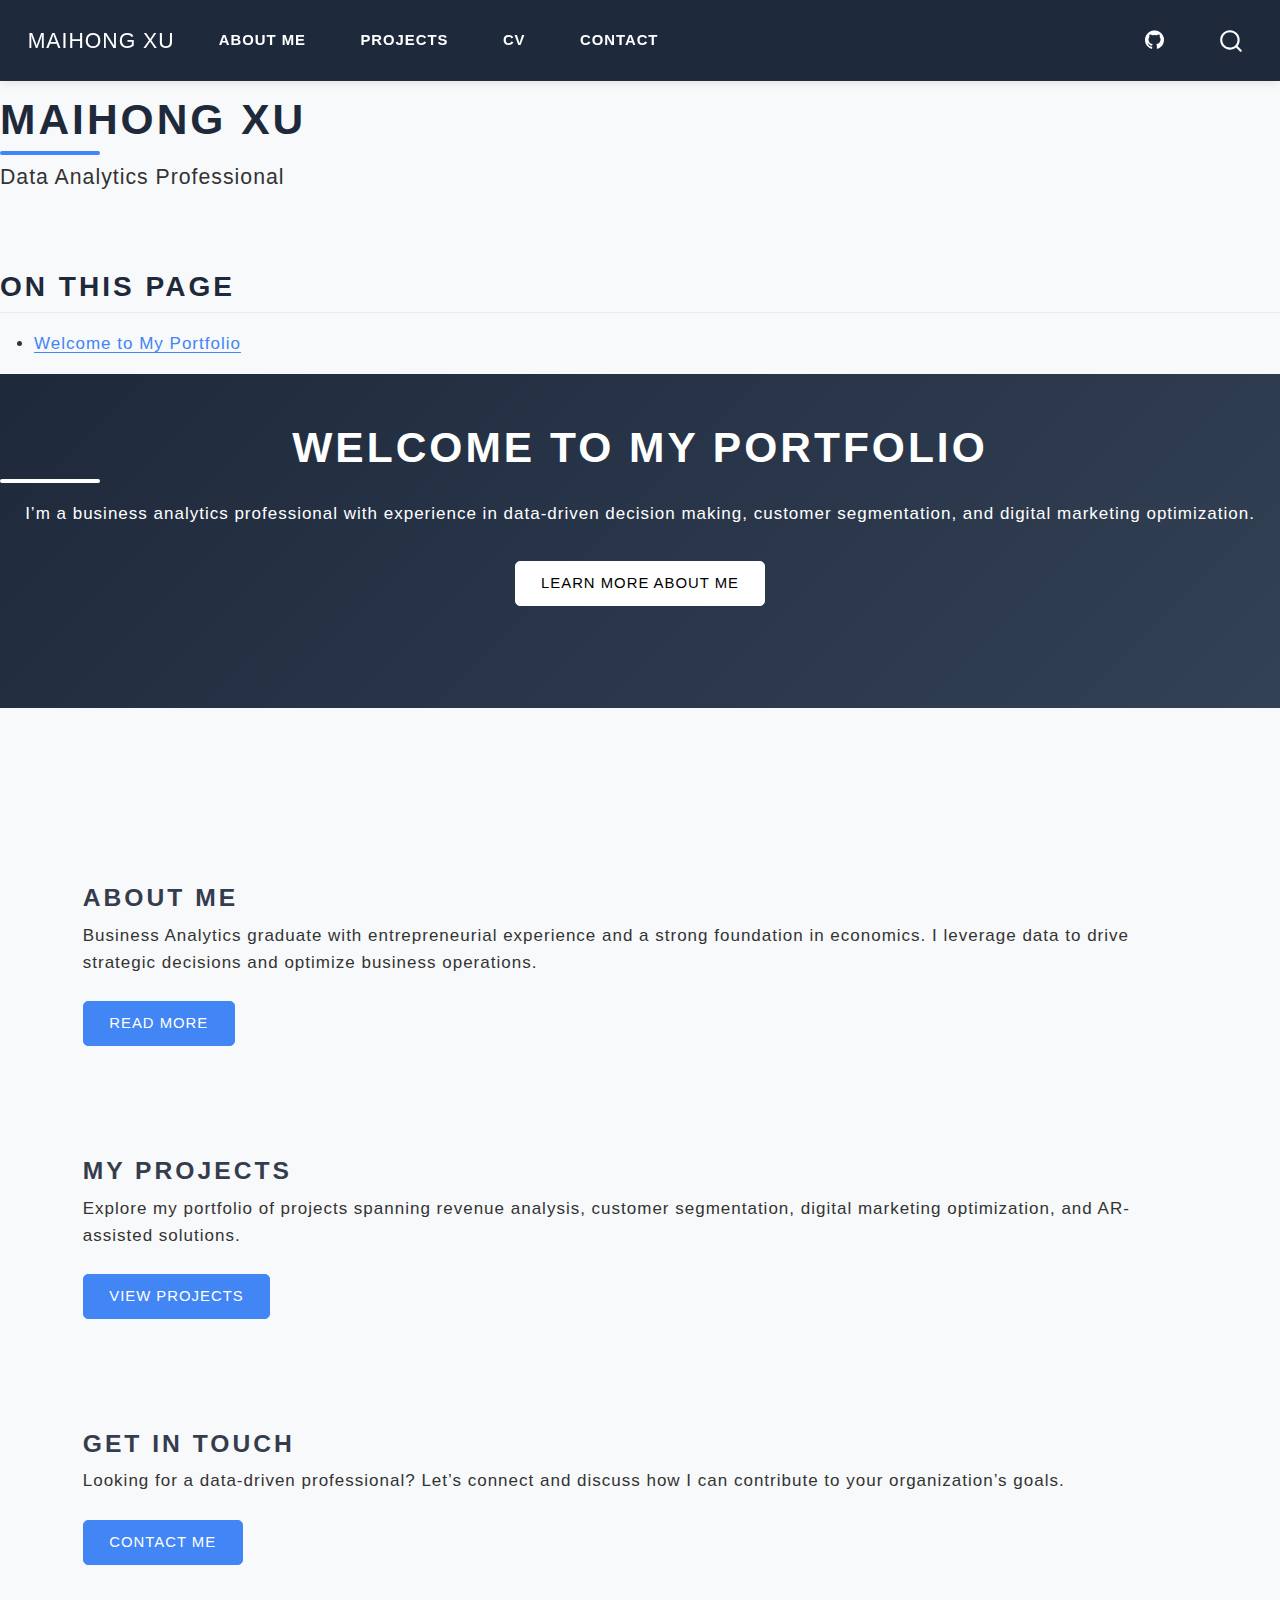
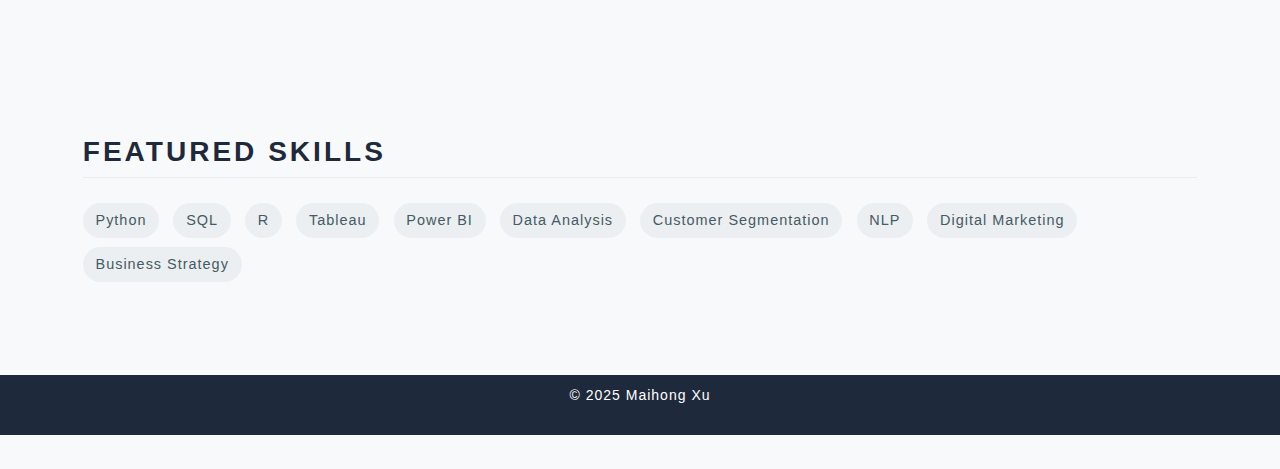
<file: docs/index.html>
<!DOCTYPE html>
<html xmlns="http://www.w3.org/1999/xhtml" lang="en" xml:lang="en"><head>

<meta charset="utf-8">
<meta name="generator" content="quarto-1.6.42">

<meta name="viewport" content="width=device-width, initial-scale=1.0, user-scalable=yes">


<title>Maihong Xu</title>
<style>
code{white-space: pre-wrap;}
span.smallcaps{font-variant: small-caps;}
div.columns{display: flex; gap: min(4vw, 1.5em);}
div.column{flex: auto; overflow-x: auto;}
div.hanging-indent{margin-left: 1.5em; text-indent: -1.5em;}
ul.task-list{list-style: none;}
ul.task-list li input[type="checkbox"] {
  width: 0.8em;
  margin: 0 0.8em 0.2em -1em; /* quarto-specific, see https://github.com/quarto-dev/quarto-cli/issues/4556 */ 
  vertical-align: middle;
}
</style>


<script src="site_libs/quarto-nav/quarto-nav.js"></script>
<script src="site_libs/quarto-nav/headroom.min.js"></script>
<script src="site_libs/clipboard/clipboard.min.js"></script>
<script src="site_libs/quarto-search/autocomplete.umd.js"></script>
<script src="site_libs/quarto-search/fuse.min.js"></script>
<script src="site_libs/quarto-search/quarto-search.js"></script>
<meta name="quarto:offset" content="./">
<link href="./images/favicon.png" rel="icon" type="image/png">
<script src="site_libs/quarto-html/quarto.js"></script>
<script src="site_libs/quarto-html/popper.min.js"></script>
<script src="site_libs/quarto-html/tippy.umd.min.js"></script>
<script src="site_libs/quarto-html/anchor.min.js"></script>
<link href="site_libs/quarto-html/tippy.css" rel="stylesheet">
<link href="site_libs/quarto-html/quarto-syntax-highlighting-de84f8d6bb715db06a919283c2d1e787.css" rel="stylesheet" id="quarto-text-highlighting-styles">
<script src="site_libs/bootstrap/bootstrap.min.js"></script>
<link href="site_libs/bootstrap/bootstrap-icons.css" rel="stylesheet">
<link href="site_libs/bootstrap/bootstrap-76cdeb47c2f1d7a0d0a6e9b9a6e49813.min.css" rel="stylesheet" append-hash="true" id="quarto-bootstrap" data-mode="light">
<script id="quarto-search-options" type="application/json">{
  "location": "navbar",
  "copy-button": false,
  "collapse-after": 3,
  "panel-placement": "end",
  "type": "overlay",
  "limit": 50,
  "keyboard-shortcut": [
    "f",
    "/",
    "s"
  ],
  "show-item-context": false,
  "language": {
    "search-no-results-text": "No results",
    "search-matching-documents-text": "matching documents",
    "search-copy-link-title": "Copy link to search",
    "search-hide-matches-text": "Hide additional matches",
    "search-more-match-text": "more match in this document",
    "search-more-matches-text": "more matches in this document",
    "search-clear-button-title": "Clear",
    "search-text-placeholder": "",
    "search-detached-cancel-button-title": "Cancel",
    "search-submit-button-title": "Submit",
    "search-label": "Search"
  }
}</script>
<style>html{ scroll-behavior: smooth; }</style>


</head>

<body class="nav-fixed">

<div id="quarto-search-results"></div>
  <header id="quarto-header" class="headroom fixed-top">
    <nav class="navbar navbar-expand-lg " data-bs-theme="dark">
      <div class="navbar-container container-fluid">
      <div class="navbar-brand-container mx-auto">
    <a class="navbar-brand" href="./index.html">
    <span class="navbar-title">Maihong Xu</span>
    </a>
  </div>
            <div id="quarto-search" class="" title="Search"></div>
          <button class="navbar-toggler" type="button" data-bs-toggle="collapse" data-bs-target="#navbarCollapse" aria-controls="navbarCollapse" role="menu" aria-expanded="false" aria-label="Toggle navigation" onclick="if (window.quartoToggleHeadroom) { window.quartoToggleHeadroom(); }">
  <span class="navbar-toggler-icon"></span>
</button>
          <div class="collapse navbar-collapse" id="navbarCollapse">
            <ul class="navbar-nav navbar-nav-scroll me-auto">
  <li class="nav-item">
    <a class="nav-link" href="./about.html"> 
<span class="menu-text">About Me</span></a>
  </li>  
  <li class="nav-item">
    <a class="nav-link" href="./projects.html"> 
<span class="menu-text">Projects</span></a>
  </li>  
  <li class="nav-item">
    <a class="nav-link" href="./cv.html"> 
<span class="menu-text">CV</span></a>
  </li>  
  <li class="nav-item">
    <a class="nav-link" href="./contact.html"> 
<span class="menu-text">Contact</span></a>
  </li>  
</ul>
            <ul class="navbar-nav navbar-nav-scroll ms-auto">
  <li class="nav-item compact">
    <a class="nav-link" href="https://github.com/maihongxu"> <i class="bi bi-github" role="img">
</i> 
<span class="menu-text"></span></a>
  </li>  
</ul>
          </div> <!-- /navcollapse -->
            <div class="quarto-navbar-tools">
</div>
      </div> <!-- /container-fluid -->
    </nav>
</header>
<!-- content -->
<div id="quarto-content" class="quarto-container page-layout-custom page-navbar">
<!-- sidebar -->
<!-- margin-sidebar -->
<!-- main -->

<header id="title-block-header" class="quarto-title-block default">
<div class="quarto-title">
<h1 class="title">Maihong Xu</h1>
<p class="subtitle lead">Data Analytics Professional</p>
</div>



<div class="quarto-title-meta">

    
  
    
  </div>
  


</header>

<nav id="TOC" role="doc-toc">
    <h2 id="toc-title">On this page</h2>
   
  <ul>
  <li><a href="#welcome-to-my-portfolio" id="toc-welcome-to-my-portfolio">Welcome to My Portfolio</a></li>
  </ul>
</nav>
<section id="welcome-to-my-portfolio" class="level1 hero text-center">
<h1>Welcome to My Portfolio</h1>
<p>I’m a business analytics professional with experience in data-driven decision making, customer segmentation, and digital marketing optimization.</p>
<p><a href="./about.html" class="btn btn-light btn-lg mt-3">Learn more about me</a></p>
</section>
<div class="container page-transition">
<div class="row mt-5">
<section id="about-me" class="level3 col-md-4">
<h3 data-anchor-id="about-me">About Me</h3>
<p>Business Analytics graduate with entrepreneurial experience and a strong foundation in economics. I leverage data to drive strategic decisions and optimize business operations.</p>
<p><a href="./about.html" class="btn btn-primary mt-2">Read more</a></p>
</section>
<section id="my-projects" class="level3 col-md-4">
<h3 data-anchor-id="my-projects">My Projects</h3>
<p>Explore my portfolio of projects spanning revenue analysis, customer segmentation, digital marketing optimization, and AR-assisted solutions.</p>
<p><a href="./projects.html" class="btn btn-primary mt-2">View projects</a></p>
</section>
<section id="get-in-touch" class="level3 col-md-4">
<h3 data-anchor-id="get-in-touch">Get in Touch</h3>
<p>Looking for a data-driven professional? Let’s connect and discuss how I can contribute to your organization’s goals.</p>
<p><a href="./contact.html" class="btn btn-primary mt-2">Contact me</a></p>
</section>
</div>
<div class="row mt-5">
<section id="featured-skills" class="level2 col-12">
<h2 data-anchor-id="featured-skills">Featured Skills</h2>
<div class="d-flex flex-wrap justify-content-center mt-4">
<p><span class="skill-tag">Python</span> <span class="skill-tag">SQL</span> <span class="skill-tag">R</span> <span class="skill-tag">Tableau</span> <span class="skill-tag">Power BI</span> <span class="skill-tag">Data Analysis</span> <span class="skill-tag">Customer Segmentation</span> <span class="skill-tag">NLP</span> <span class="skill-tag">Digital Marketing</span> <span class="skill-tag">Business Strategy</span></p>
</div>
</section>
</div>
</div>




<script id="quarto-html-after-body" type="application/javascript">
window.document.addEventListener("DOMContentLoaded", function (event) {
  const toggleBodyColorMode = (bsSheetEl) => {
    const mode = bsSheetEl.getAttribute("data-mode");
    const bodyEl = window.document.querySelector("body");
    if (mode === "dark") {
      bodyEl.classList.add("quarto-dark");
      bodyEl.classList.remove("quarto-light");
    } else {
      bodyEl.classList.add("quarto-light");
      bodyEl.classList.remove("quarto-dark");
    }
  }
  const toggleBodyColorPrimary = () => {
    const bsSheetEl = window.document.querySelector("link#quarto-bootstrap");
    if (bsSheetEl) {
      toggleBodyColorMode(bsSheetEl);
    }
  }
  toggleBodyColorPrimary();  
  const icon = "";
  const anchorJS = new window.AnchorJS();
  anchorJS.options = {
    placement: 'right',
    icon: icon
  };
  anchorJS.add('.anchored');
  const isCodeAnnotation = (el) => {
    for (const clz of el.classList) {
      if (clz.startsWith('code-annotation-')) {                     
        return true;
      }
    }
    return false;
  }
  const onCopySuccess = function(e) {
    // button target
    const button = e.trigger;
    // don't keep focus
    button.blur();
    // flash "checked"
    button.classList.add('code-copy-button-checked');
    var currentTitle = button.getAttribute("title");
    button.setAttribute("title", "Copied!");
    let tooltip;
    if (window.bootstrap) {
      button.setAttribute("data-bs-toggle", "tooltip");
      button.setAttribute("data-bs-placement", "left");
      button.setAttribute("data-bs-title", "Copied!");
      tooltip = new bootstrap.Tooltip(button, 
        { trigger: "manual", 
          customClass: "code-copy-button-tooltip",
          offset: [0, -8]});
      tooltip.show();    
    }
    setTimeout(function() {
      if (tooltip) {
        tooltip.hide();
        button.removeAttribute("data-bs-title");
        button.removeAttribute("data-bs-toggle");
        button.removeAttribute("data-bs-placement");
      }
      button.setAttribute("title", currentTitle);
      button.classList.remove('code-copy-button-checked');
    }, 1000);
    // clear code selection
    e.clearSelection();
  }
  const getTextToCopy = function(trigger) {
      const codeEl = trigger.previousElementSibling.cloneNode(true);
      for (const childEl of codeEl.children) {
        if (isCodeAnnotation(childEl)) {
          childEl.remove();
        }
      }
      return codeEl.innerText;
  }
  const clipboard = new window.ClipboardJS('.code-copy-button:not([data-in-quarto-modal])', {
    text: getTextToCopy
  });
  clipboard.on('success', onCopySuccess);
  if (window.document.getElementById('quarto-embedded-source-code-modal')) {
    const clipboardModal = new window.ClipboardJS('.code-copy-button[data-in-quarto-modal]', {
      text: getTextToCopy,
      container: window.document.getElementById('quarto-embedded-source-code-modal')
    });
    clipboardModal.on('success', onCopySuccess);
  }
    var localhostRegex = new RegExp(/^(?:http|https):\/\/localhost\:?[0-9]*\//);
    var mailtoRegex = new RegExp(/^mailto:/);
      var filterRegex = new RegExp('/' + window.location.host + '/');
    var isInternal = (href) => {
        return filterRegex.test(href) || localhostRegex.test(href) || mailtoRegex.test(href);
    }
    // Inspect non-navigation links and adorn them if external
 	var links = window.document.querySelectorAll('a[href]:not(.nav-link):not(.navbar-brand):not(.toc-action):not(.sidebar-link):not(.sidebar-item-toggle):not(.pagination-link):not(.no-external):not([aria-hidden]):not(.dropdown-item):not(.quarto-navigation-tool):not(.about-link)');
    for (var i=0; i<links.length; i++) {
      const link = links[i];
      if (!isInternal(link.href)) {
        // undo the damage that might have been done by quarto-nav.js in the case of
        // links that we want to consider external
        if (link.dataset.originalHref !== undefined) {
          link.href = link.dataset.originalHref;
        }
          // target, if specified
          link.setAttribute("target", "_blank");
          if (link.getAttribute("rel") === null) {
            link.setAttribute("rel", "noopener");
          }
      }
    }
  function tippyHover(el, contentFn, onTriggerFn, onUntriggerFn) {
    const config = {
      allowHTML: true,
      maxWidth: 500,
      delay: 100,
      arrow: false,
      appendTo: function(el) {
          return el.parentElement;
      },
      interactive: true,
      interactiveBorder: 10,
      theme: 'quarto',
      placement: 'bottom-start',
    };
    if (contentFn) {
      config.content = contentFn;
    }
    if (onTriggerFn) {
      config.onTrigger = onTriggerFn;
    }
    if (onUntriggerFn) {
      config.onUntrigger = onUntriggerFn;
    }
    window.tippy(el, config); 
  }
  const noterefs = window.document.querySelectorAll('a[role="doc-noteref"]');
  for (var i=0; i<noterefs.length; i++) {
    const ref = noterefs[i];
    tippyHover(ref, function() {
      // use id or data attribute instead here
      let href = ref.getAttribute('data-footnote-href') || ref.getAttribute('href');
      try { href = new URL(href).hash; } catch {}
      const id = href.replace(/^#\/?/, "");
      const note = window.document.getElementById(id);
      if (note) {
        return note.innerHTML;
      } else {
        return "";
      }
    });
  }
  const xrefs = window.document.querySelectorAll('a.quarto-xref');
  const processXRef = (id, note) => {
    // Strip column container classes
    const stripColumnClz = (el) => {
      el.classList.remove("page-full", "page-columns");
      if (el.children) {
        for (const child of el.children) {
          stripColumnClz(child);
        }
      }
    }
    stripColumnClz(note)
    if (id === null || id.startsWith('sec-')) {
      // Special case sections, only their first couple elements
      const container = document.createElement("div");
      if (note.children && note.children.length > 2) {
        container.appendChild(note.children[0].cloneNode(true));
        for (let i = 1; i < note.children.length; i++) {
          const child = note.children[i];
          if (child.tagName === "P" && child.innerText === "") {
            continue;
          } else {
            container.appendChild(child.cloneNode(true));
            break;
          }
        }
        if (window.Quarto?.typesetMath) {
          window.Quarto.typesetMath(container);
        }
        return container.innerHTML
      } else {
        if (window.Quarto?.typesetMath) {
          window.Quarto.typesetMath(note);
        }
        return note.innerHTML;
      }
    } else {
      // Remove any anchor links if they are present
      const anchorLink = note.querySelector('a.anchorjs-link');
      if (anchorLink) {
        anchorLink.remove();
      }
      if (window.Quarto?.typesetMath) {
        window.Quarto.typesetMath(note);
      }
      if (note.classList.contains("callout")) {
        return note.outerHTML;
      } else {
        return note.innerHTML;
      }
    }
  }
  for (var i=0; i<xrefs.length; i++) {
    const xref = xrefs[i];
    tippyHover(xref, undefined, function(instance) {
      instance.disable();
      let url = xref.getAttribute('href');
      let hash = undefined; 
      if (url.startsWith('#')) {
        hash = url;
      } else {
        try { hash = new URL(url).hash; } catch {}
      }
      if (hash) {
        const id = hash.replace(/^#\/?/, "");
        const note = window.document.getElementById(id);
        if (note !== null) {
          try {
            const html = processXRef(id, note.cloneNode(true));
            instance.setContent(html);
          } finally {
            instance.enable();
            instance.show();
          }
        } else {
          // See if we can fetch this
          fetch(url.split('#')[0])
          .then(res => res.text())
          .then(html => {
            const parser = new DOMParser();
            const htmlDoc = parser.parseFromString(html, "text/html");
            const note = htmlDoc.getElementById(id);
            if (note !== null) {
              const html = processXRef(id, note);
              instance.setContent(html);
            } 
          }).finally(() => {
            instance.enable();
            instance.show();
          });
        }
      } else {
        // See if we can fetch a full url (with no hash to target)
        // This is a special case and we should probably do some content thinning / targeting
        fetch(url)
        .then(res => res.text())
        .then(html => {
          const parser = new DOMParser();
          const htmlDoc = parser.parseFromString(html, "text/html");
          const note = htmlDoc.querySelector('main.content');
          if (note !== null) {
            // This should only happen for chapter cross references
            // (since there is no id in the URL)
            // remove the first header
            if (note.children.length > 0 && note.children[0].tagName === "HEADER") {
              note.children[0].remove();
            }
            const html = processXRef(null, note);
            instance.setContent(html);
          } 
        }).finally(() => {
          instance.enable();
          instance.show();
        });
      }
    }, function(instance) {
    });
  }
      let selectedAnnoteEl;
      const selectorForAnnotation = ( cell, annotation) => {
        let cellAttr = 'data-code-cell="' + cell + '"';
        let lineAttr = 'data-code-annotation="' +  annotation + '"';
        const selector = 'span[' + cellAttr + '][' + lineAttr + ']';
        return selector;
      }
      const selectCodeLines = (annoteEl) => {
        const doc = window.document;
        const targetCell = annoteEl.getAttribute("data-target-cell");
        const targetAnnotation = annoteEl.getAttribute("data-target-annotation");
        const annoteSpan = window.document.querySelector(selectorForAnnotation(targetCell, targetAnnotation));
        const lines = annoteSpan.getAttribute("data-code-lines").split(",");
        const lineIds = lines.map((line) => {
          return targetCell + "-" + line;
        })
        let top = null;
        let height = null;
        let parent = null;
        if (lineIds.length > 0) {
            //compute the position of the single el (top and bottom and make a div)
            const el = window.document.getElementById(lineIds[0]);
            top = el.offsetTop;
            height = el.offsetHeight;
            parent = el.parentElement.parentElement;
          if (lineIds.length > 1) {
            const lastEl = window.document.getElementById(lineIds[lineIds.length - 1]);
            const bottom = lastEl.offsetTop + lastEl.offsetHeight;
            height = bottom - top;
          }
          if (top !== null && height !== null && parent !== null) {
            // cook up a div (if necessary) and position it 
            let div = window.document.getElementById("code-annotation-line-highlight");
            if (div === null) {
              div = window.document.createElement("div");
              div.setAttribute("id", "code-annotation-line-highlight");
              div.style.position = 'absolute';
              parent.appendChild(div);
            }
            div.style.top = top - 2 + "px";
            div.style.height = height + 4 + "px";
            div.style.left = 0;
            let gutterDiv = window.document.getElementById("code-annotation-line-highlight-gutter");
            if (gutterDiv === null) {
              gutterDiv = window.document.createElement("div");
              gutterDiv.setAttribute("id", "code-annotation-line-highlight-gutter");
              gutterDiv.style.position = 'absolute';
              const codeCell = window.document.getElementById(targetCell);
              const gutter = codeCell.querySelector('.code-annotation-gutter');
              gutter.appendChild(gutterDiv);
            }
            gutterDiv.style.top = top - 2 + "px";
            gutterDiv.style.height = height + 4 + "px";
          }
          selectedAnnoteEl = annoteEl;
        }
      };
      const unselectCodeLines = () => {
        const elementsIds = ["code-annotation-line-highlight", "code-annotation-line-highlight-gutter"];
        elementsIds.forEach((elId) => {
          const div = window.document.getElementById(elId);
          if (div) {
            div.remove();
          }
        });
        selectedAnnoteEl = undefined;
      };
        // Handle positioning of the toggle
    window.addEventListener(
      "resize",
      throttle(() => {
        elRect = undefined;
        if (selectedAnnoteEl) {
          selectCodeLines(selectedAnnoteEl);
        }
      }, 10)
    );
    function throttle(fn, ms) {
    let throttle = false;
    let timer;
      return (...args) => {
        if(!throttle) { // first call gets through
            fn.apply(this, args);
            throttle = true;
        } else { // all the others get throttled
            if(timer) clearTimeout(timer); // cancel #2
            timer = setTimeout(() => {
              fn.apply(this, args);
              timer = throttle = false;
            }, ms);
        }
      };
    }
      // Attach click handler to the DT
      const annoteDls = window.document.querySelectorAll('dt[data-target-cell]');
      for (const annoteDlNode of annoteDls) {
        annoteDlNode.addEventListener('click', (event) => {
          const clickedEl = event.target;
          if (clickedEl !== selectedAnnoteEl) {
            unselectCodeLines();
            const activeEl = window.document.querySelector('dt[data-target-cell].code-annotation-active');
            if (activeEl) {
              activeEl.classList.remove('code-annotation-active');
            }
            selectCodeLines(clickedEl);
            clickedEl.classList.add('code-annotation-active');
          } else {
            // Unselect the line
            unselectCodeLines();
            clickedEl.classList.remove('code-annotation-active');
          }
        });
      }
  const findCites = (el) => {
    const parentEl = el.parentElement;
    if (parentEl) {
      const cites = parentEl.dataset.cites;
      if (cites) {
        return {
          el,
          cites: cites.split(' ')
        };
      } else {
        return findCites(el.parentElement)
      }
    } else {
      return undefined;
    }
  };
  var bibliorefs = window.document.querySelectorAll('a[role="doc-biblioref"]');
  for (var i=0; i<bibliorefs.length; i++) {
    const ref = bibliorefs[i];
    const citeInfo = findCites(ref);
    if (citeInfo) {
      tippyHover(citeInfo.el, function() {
        var popup = window.document.createElement('div');
        citeInfo.cites.forEach(function(cite) {
          var citeDiv = window.document.createElement('div');
          citeDiv.classList.add('hanging-indent');
          citeDiv.classList.add('csl-entry');
          var biblioDiv = window.document.getElementById('ref-' + cite);
          if (biblioDiv) {
            citeDiv.innerHTML = biblioDiv.innerHTML;
          }
          popup.appendChild(citeDiv);
        });
        return popup.innerHTML;
      });
    }
  }
});
</script>
</div> <!-- /content -->
<footer class="footer">
  <div class="nav-footer">
    <div class="nav-footer-left">
      &nbsp;
    </div>   
    <div class="nav-footer-center">
<p>© 2025 Maihong Xu</p>
</div>
    <div class="nav-footer-right">
      &nbsp;
    </div>
  </div>
</footer>




<script src="site_libs/quarto-html/zenscroll-min.js"></script>
</body></html>
</file>
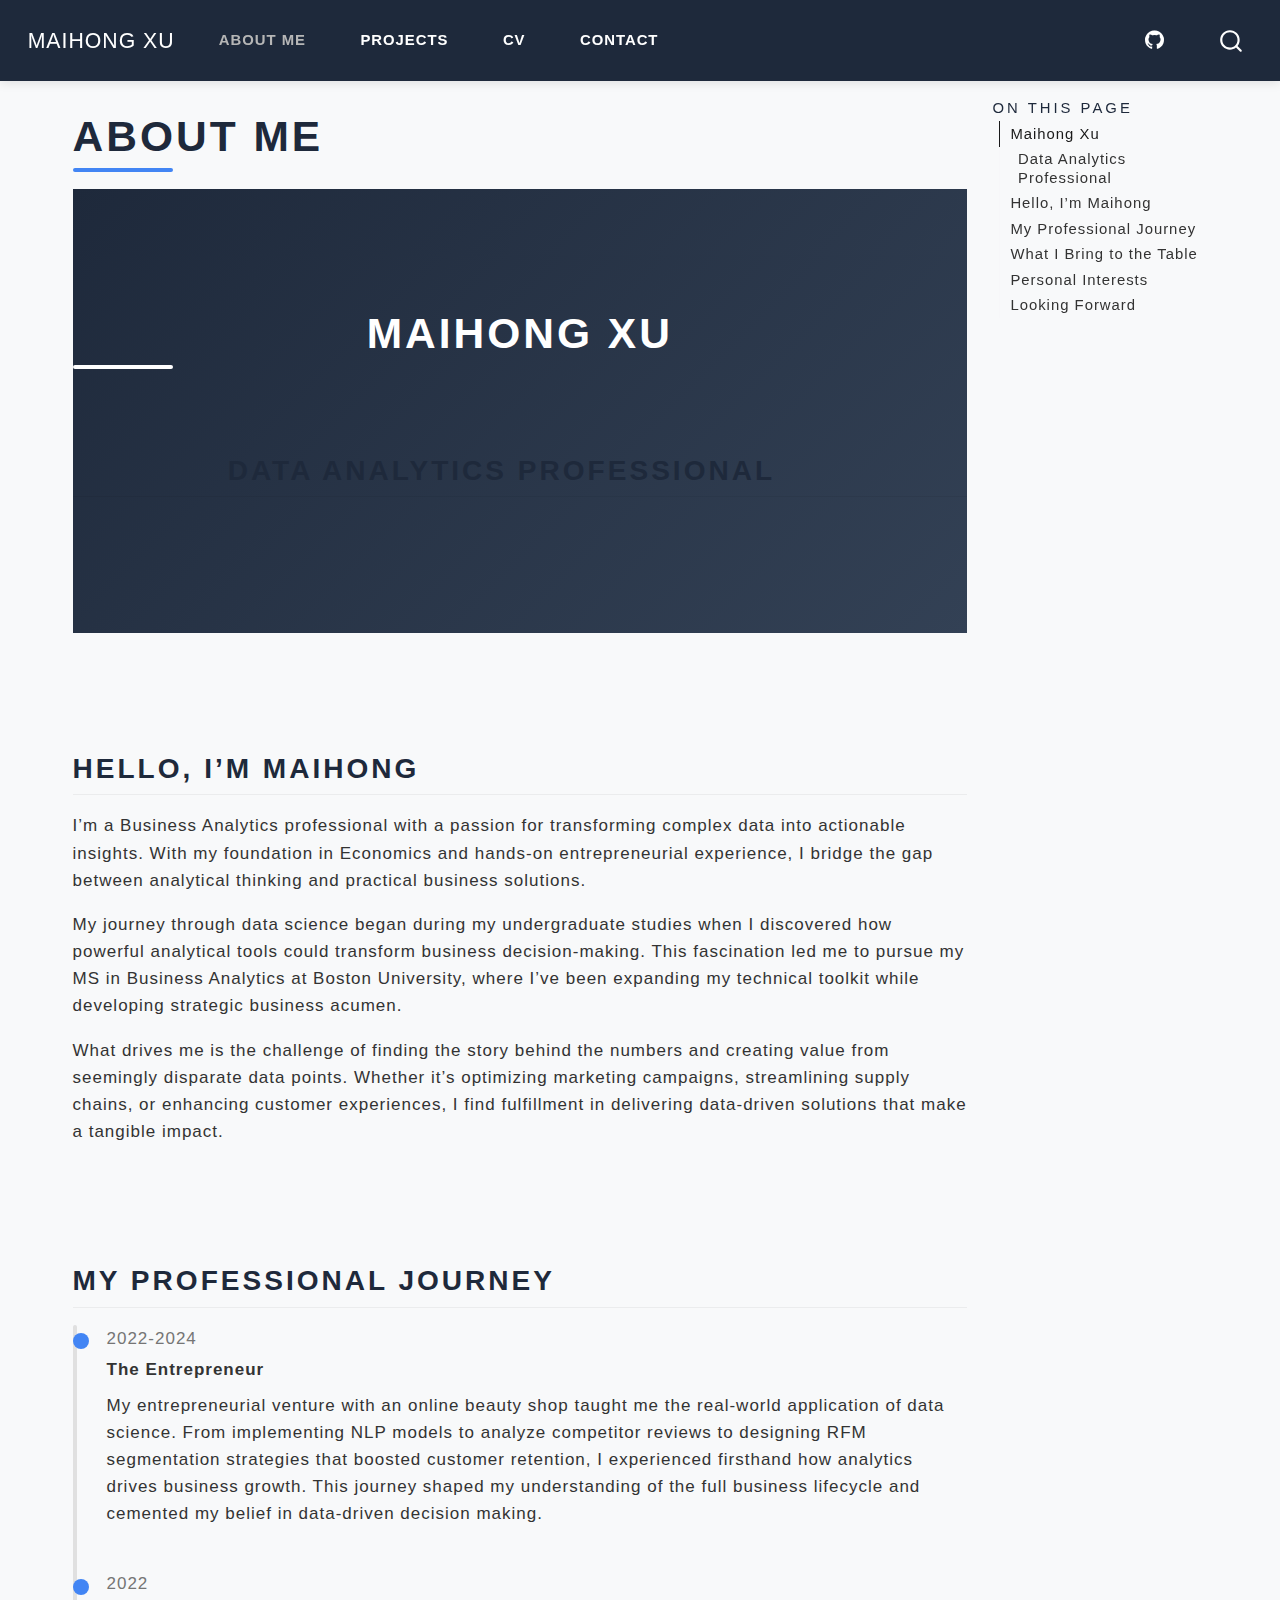
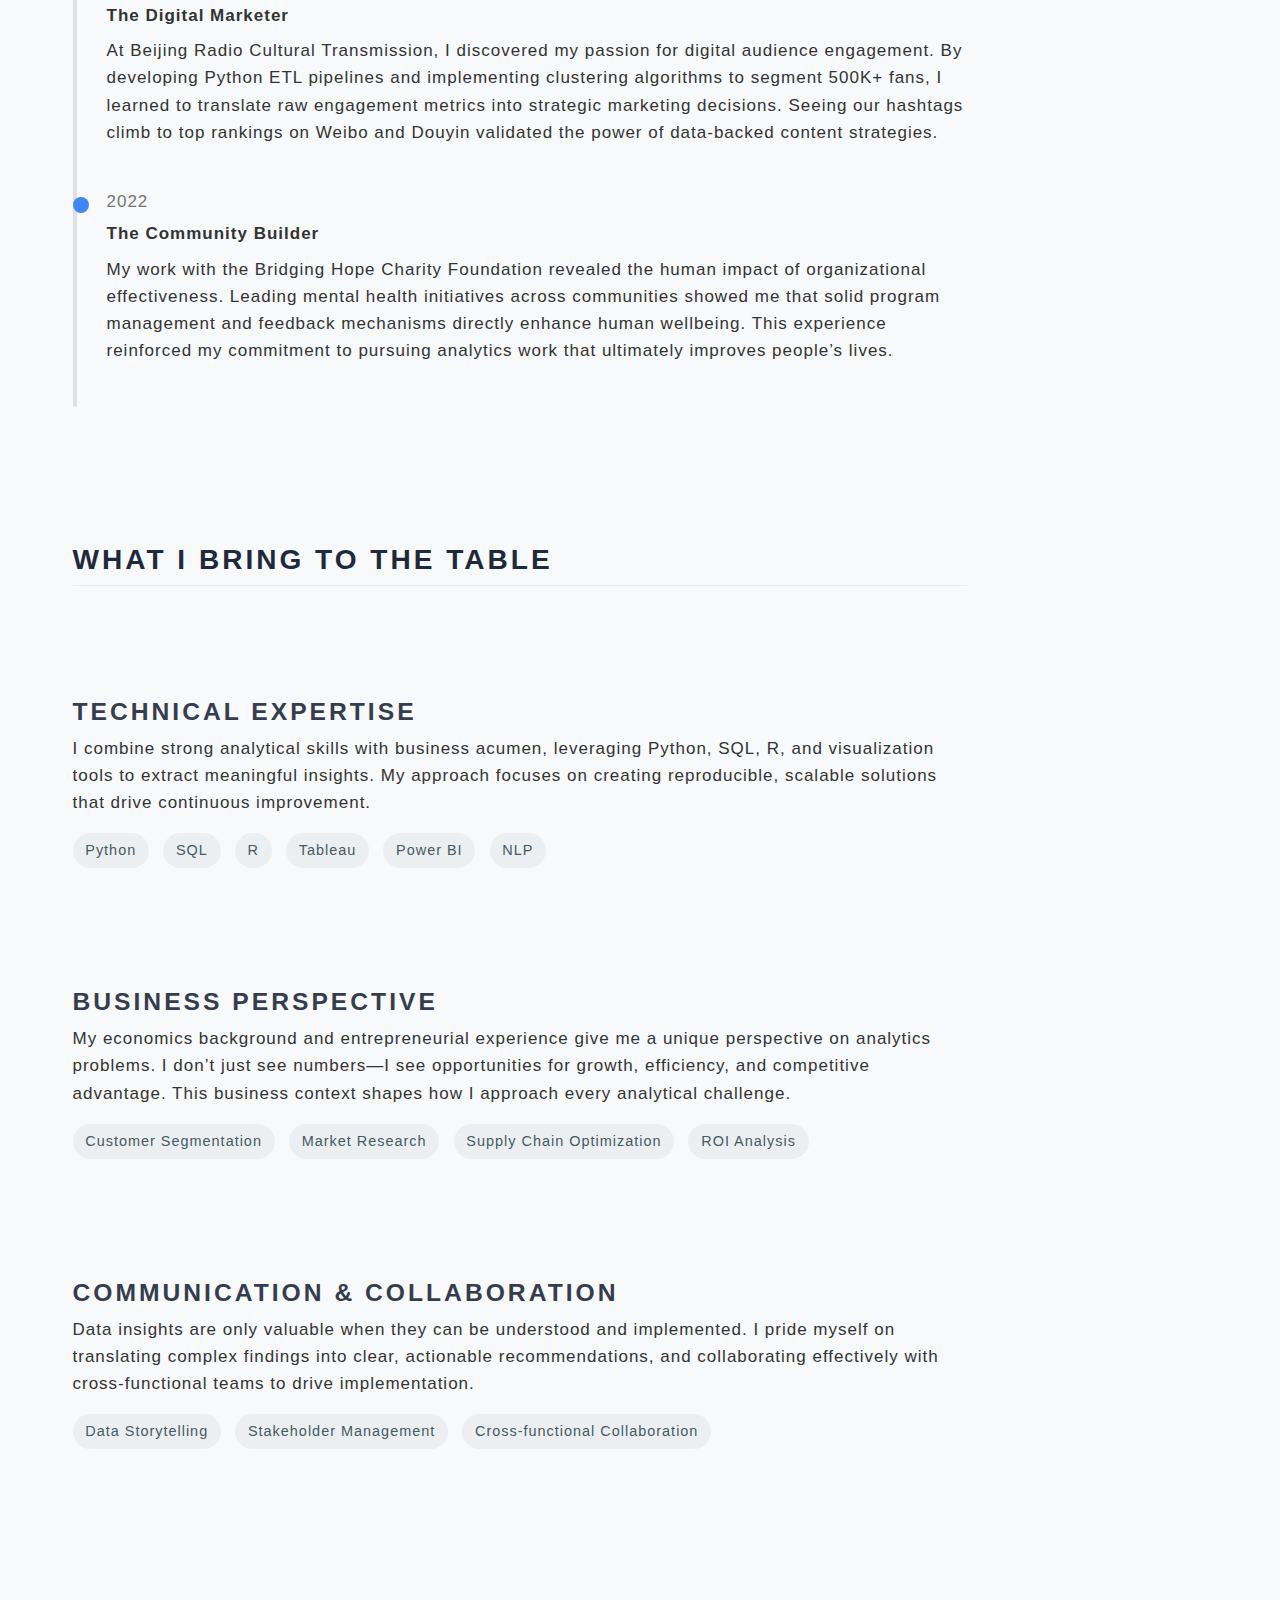
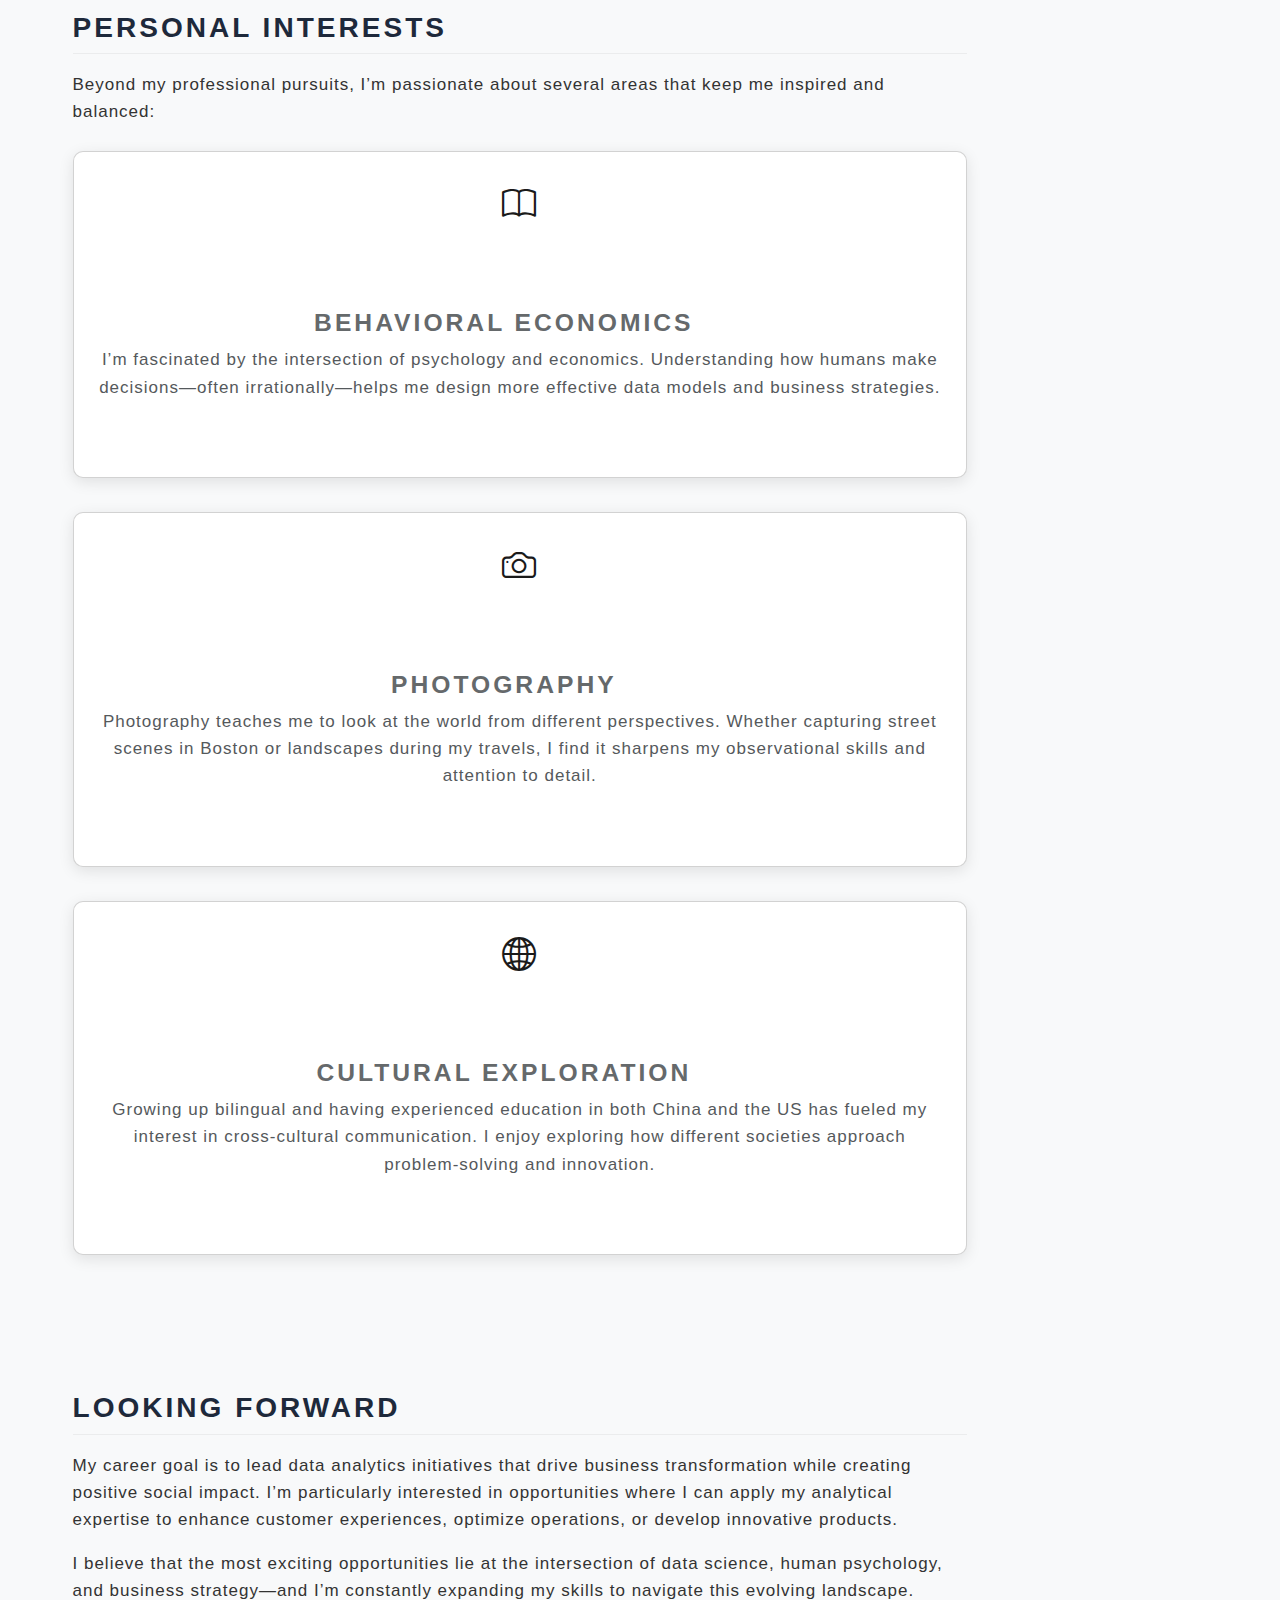
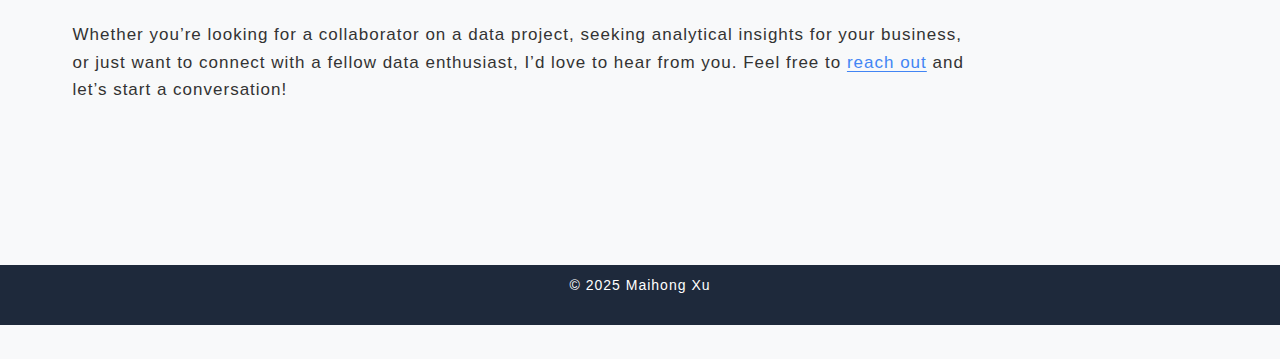
<file: docs/about.html>
<!DOCTYPE html>
<html xmlns="http://www.w3.org/1999/xhtml" lang="en" xml:lang="en"><head>

<meta charset="utf-8">
<meta name="generator" content="quarto-1.6.42">

<meta name="viewport" content="width=device-width, initial-scale=1.0, user-scalable=yes">


<title>About Me – Maihong Xu</title>
<style>
code{white-space: pre-wrap;}
span.smallcaps{font-variant: small-caps;}
div.columns{display: flex; gap: min(4vw, 1.5em);}
div.column{flex: auto; overflow-x: auto;}
div.hanging-indent{margin-left: 1.5em; text-indent: -1.5em;}
ul.task-list{list-style: none;}
ul.task-list li input[type="checkbox"] {
  width: 0.8em;
  margin: 0 0.8em 0.2em -1em; /* quarto-specific, see https://github.com/quarto-dev/quarto-cli/issues/4556 */ 
  vertical-align: middle;
}
</style>


<script src="site_libs/quarto-nav/quarto-nav.js"></script>
<script src="site_libs/quarto-nav/headroom.min.js"></script>
<script src="site_libs/clipboard/clipboard.min.js"></script>
<script src="site_libs/quarto-search/autocomplete.umd.js"></script>
<script src="site_libs/quarto-search/fuse.min.js"></script>
<script src="site_libs/quarto-search/quarto-search.js"></script>
<meta name="quarto:offset" content="./">
<link href="./images/favicon.png" rel="icon" type="image/png">
<script src="site_libs/quarto-html/quarto.js"></script>
<script src="site_libs/quarto-html/popper.min.js"></script>
<script src="site_libs/quarto-html/tippy.umd.min.js"></script>
<script src="site_libs/quarto-html/anchor.min.js"></script>
<link href="site_libs/quarto-html/tippy.css" rel="stylesheet">
<link href="site_libs/quarto-html/quarto-syntax-highlighting-de84f8d6bb715db06a919283c2d1e787.css" rel="stylesheet" id="quarto-text-highlighting-styles">
<script src="site_libs/bootstrap/bootstrap.min.js"></script>
<link href="site_libs/bootstrap/bootstrap-icons.css" rel="stylesheet">
<link href="site_libs/bootstrap/bootstrap-76cdeb47c2f1d7a0d0a6e9b9a6e49813.min.css" rel="stylesheet" append-hash="true" id="quarto-bootstrap" data-mode="light">
<script id="quarto-search-options" type="application/json">{
  "location": "navbar",
  "copy-button": false,
  "collapse-after": 3,
  "panel-placement": "end",
  "type": "overlay",
  "limit": 50,
  "keyboard-shortcut": [
    "f",
    "/",
    "s"
  ],
  "show-item-context": false,
  "language": {
    "search-no-results-text": "No results",
    "search-matching-documents-text": "matching documents",
    "search-copy-link-title": "Copy link to search",
    "search-hide-matches-text": "Hide additional matches",
    "search-more-match-text": "more match in this document",
    "search-more-matches-text": "more matches in this document",
    "search-clear-button-title": "Clear",
    "search-text-placeholder": "",
    "search-detached-cancel-button-title": "Cancel",
    "search-submit-button-title": "Submit",
    "search-label": "Search"
  }
}</script>
<style>html{ scroll-behavior: smooth; }</style>


</head>

<body class="nav-fixed">

<div id="quarto-search-results"></div>
  <header id="quarto-header" class="headroom fixed-top">
    <nav class="navbar navbar-expand-lg " data-bs-theme="dark">
      <div class="navbar-container container-fluid">
      <div class="navbar-brand-container mx-auto">
    <a class="navbar-brand" href="./index.html">
    <span class="navbar-title">Maihong Xu</span>
    </a>
  </div>
            <div id="quarto-search" class="" title="Search"></div>
          <button class="navbar-toggler" type="button" data-bs-toggle="collapse" data-bs-target="#navbarCollapse" aria-controls="navbarCollapse" role="menu" aria-expanded="false" aria-label="Toggle navigation" onclick="if (window.quartoToggleHeadroom) { window.quartoToggleHeadroom(); }">
  <span class="navbar-toggler-icon"></span>
</button>
          <div class="collapse navbar-collapse" id="navbarCollapse">
            <ul class="navbar-nav navbar-nav-scroll me-auto">
  <li class="nav-item">
    <a class="nav-link active" href="./about.html" aria-current="page"> 
<span class="menu-text">About Me</span></a>
  </li>  
  <li class="nav-item">
    <a class="nav-link" href="./projects.html"> 
<span class="menu-text">Projects</span></a>
  </li>  
  <li class="nav-item">
    <a class="nav-link" href="./cv.html"> 
<span class="menu-text">CV</span></a>
  </li>  
  <li class="nav-item">
    <a class="nav-link" href="./contact.html"> 
<span class="menu-text">Contact</span></a>
  </li>  
</ul>
            <ul class="navbar-nav navbar-nav-scroll ms-auto">
  <li class="nav-item compact">
    <a class="nav-link" href="https://github.com/maihongxu"> <i class="bi bi-github" role="img">
</i> 
<span class="menu-text"></span></a>
  </li>  
</ul>
          </div> <!-- /navcollapse -->
            <div class="quarto-navbar-tools">
</div>
      </div> <!-- /container-fluid -->
    </nav>
</header>
<!-- content -->
<div id="quarto-content" class="quarto-container page-columns page-rows-contents page-layout-full page-navbar">
<!-- sidebar -->
<!-- margin-sidebar -->
    <div id="quarto-margin-sidebar" class="sidebar margin-sidebar">
        <nav id="TOC" role="doc-toc" class="toc-active">
    <h2 id="toc-title">On this page</h2>
   
  <ul>
  <li><a href="#maihong-xu" id="toc-maihong-xu" class="nav-link active" data-scroll-target="#maihong-xu">Maihong Xu</a>
  <ul class="collapse">
  <li><a href="#data-analytics-professional" id="toc-data-analytics-professional" class="nav-link" data-scroll-target="#data-analytics-professional">Data Analytics Professional</a></li>
  </ul></li>
  <li><a href="#hello-im-maihong" id="toc-hello-im-maihong" class="nav-link" data-scroll-target="#hello-im-maihong">Hello, I’m Maihong</a></li>
  <li><a href="#my-professional-journey" id="toc-my-professional-journey" class="nav-link" data-scroll-target="#my-professional-journey">My Professional Journey</a></li>
  <li><a href="#what-i-bring-to-the-table" id="toc-what-i-bring-to-the-table" class="nav-link" data-scroll-target="#what-i-bring-to-the-table">What I Bring to the Table</a></li>
  <li><a href="#personal-interests" id="toc-personal-interests" class="nav-link" data-scroll-target="#personal-interests">Personal Interests</a></li>
  <li><a href="#looking-forward" id="toc-looking-forward" class="nav-link" data-scroll-target="#looking-forward">Looking Forward</a></li>
  </ul>
</nav>
    </div>
<!-- main -->
<main class="content column-page-left" id="quarto-document-content">

<header id="title-block-header" class="quarto-title-block default">
<div class="quarto-title">
<h1 class="title">About Me</h1>
</div>



<div class="quarto-title-meta column-page-left">

    
  
    
  </div>
  


</header>


<section id="maihong-xu" class="level1 hero text-center">
<h1>Maihong Xu</h1>
<section id="data-analytics-professional" class="level2">
<h2 class="anchored" data-anchor-id="data-analytics-professional">Data Analytics Professional</h2>
</section>
</section>
<section id="hello-im-maihong" class="level2 col-md-8">
<h2 class="anchored" data-anchor-id="hello-im-maihong">Hello, I’m Maihong</h2>
<p>I’m a Business Analytics professional with a passion for transforming complex data into actionable insights. With my foundation in Economics and hands-on entrepreneurial experience, I bridge the gap between analytical thinking and practical business solutions.</p>
<p>My journey through data science began during my undergraduate studies when I discovered how powerful analytical tools could transform business decision-making. This fascination led me to pursue my MS in Business Analytics at Boston University, where I’ve been expanding my technical toolkit while developing strategic business acumen.</p>
<p>What drives me is the challenge of finding the story behind the numbers and creating value from seemingly disparate data points. Whether it’s optimizing marketing campaigns, streamlining supply chains, or enhancing customer experiences, I find fulfillment in delivering data-driven solutions that make a tangible impact.</p>
</section>
<section id="my-professional-journey" class="level2">
<h2 class="anchored" data-anchor-id="my-professional-journey">My Professional Journey</h2>
<div class="timeline">
<div class="timeline-item">
<div class="timeline-date">
2022-2024
</div>
<div class="timeline-title">
The Entrepreneur
</div>
<p>My entrepreneurial venture with an online beauty shop taught me the real-world application of data science. From implementing NLP models to analyze competitor reviews to designing RFM segmentation strategies that boosted customer retention, I experienced firsthand how analytics drives business growth. This journey shaped my understanding of the full business lifecycle and cemented my belief in data-driven decision making.</p>
</div>
<div class="timeline-item">
<div class="timeline-date">
2022
</div>
<div class="timeline-title">
The Digital Marketer
</div>
<p>At Beijing Radio Cultural Transmission, I discovered my passion for digital audience engagement. By developing Python ETL pipelines and implementing clustering algorithms to segment 500K+ fans, I learned to translate raw engagement metrics into strategic marketing decisions. Seeing our hashtags climb to top rankings on Weibo and Douyin validated the power of data-backed content strategies.</p>
</div>
<div class="timeline-item">
<div class="timeline-date">
2022
</div>
<div class="timeline-title">
The Community Builder
</div>
<p>My work with the Bridging Hope Charity Foundation revealed the human impact of organizational effectiveness. Leading mental health initiatives across communities showed me that solid program management and feedback mechanisms directly enhance human wellbeing. This experience reinforced my commitment to pursuing analytics work that ultimately improves people’s lives.</p>
</div>
</div>
</section>
<section id="what-i-bring-to-the-table" class="level2">
<h2 class="anchored" data-anchor-id="what-i-bring-to-the-table">What I Bring to the Table</h2>
<div class="row mt-5">
<section id="technical-expertise" class="level3 col-md-4">
<h3 class="anchored" data-anchor-id="technical-expertise">Technical Expertise</h3>
<p>I combine strong analytical skills with business acumen, leveraging Python, SQL, R, and visualization tools to extract meaningful insights. My approach focuses on creating reproducible, scalable solutions that drive continuous improvement.</p>
<div class="d-flex flex-wrap mt-3">
<p><span class="skill-tag">Python</span> <span class="skill-tag">SQL</span> <span class="skill-tag">R</span> <span class="skill-tag">Tableau</span> <span class="skill-tag">Power BI</span> <span class="skill-tag">NLP</span></p>
</div>
</section>
<section id="business-perspective" class="level3 col-md-4">
<h3 class="anchored" data-anchor-id="business-perspective">Business Perspective</h3>
<p>My economics background and entrepreneurial experience give me a unique perspective on analytics problems. I don’t just see numbers—I see opportunities for growth, efficiency, and competitive advantage. This business context shapes how I approach every analytical challenge.</p>
<div class="d-flex flex-wrap mt-3">
<p><span class="skill-tag">Customer Segmentation</span> <span class="skill-tag">Market Research</span> <span class="skill-tag">Supply Chain Optimization</span> <span class="skill-tag">ROI Analysis</span></p>
</div>
</section>
<section id="communication-collaboration" class="level3 col-md-4">
<h3 class="anchored" data-anchor-id="communication-collaboration">Communication &amp; Collaboration</h3>
<p>Data insights are only valuable when they can be understood and implemented. I pride myself on translating complex findings into clear, actionable recommendations, and collaborating effectively with cross-functional teams to drive implementation.</p>
<div class="d-flex flex-wrap mt-3">
<p><span class="skill-tag">Data Storytelling</span> <span class="skill-tag">Stakeholder Management</span> <span class="skill-tag">Cross-functional Collaboration</span></p>
</div>
</section>
</div>
</section>
<section id="personal-interests" class="level2">
<h2 class="anchored" data-anchor-id="personal-interests">Personal Interests</h2>
<p>Beyond my professional pursuits, I’m passionate about several areas that keep me inspired and balanced:</p>
<div class="row mt-4">
<div class="col-md-4 mb-4">
<div class="card h-100">
<div class="card-body text-center">
<p><i class="bi bi-book fs-1 text-primary"></i></p>
<section id="behavioral-economics" class="level3">
<h3 class="anchored" data-anchor-id="behavioral-economics">Behavioral Economics</h3>
<p>I’m fascinated by the intersection of psychology and economics. Understanding how humans make decisions—often irrationally—helps me design more effective data models and business strategies.</p>
</section>
</div>
</div>
</div>
<div class="col-md-4 mb-4">
<div class="card h-100">
<div class="card-body text-center">
<p><i class="bi bi-camera fs-1 text-primary"></i></p>
<section id="photography" class="level3">
<h3 class="anchored" data-anchor-id="photography">Photography</h3>
<p>Photography teaches me to look at the world from different perspectives. Whether capturing street scenes in Boston or landscapes during my travels, I find it sharpens my observational skills and attention to detail.</p>
</section>
</div>
</div>
</div>
<div class="col-md-4 mb-4">
<div class="card h-100">
<div class="card-body text-center">
<p><i class="bi bi-globe2 fs-1 text-primary"></i></p>
<section id="cultural-exploration" class="level3">
<h3 class="anchored" data-anchor-id="cultural-exploration">Cultural Exploration</h3>
<p>Growing up bilingual and having experienced education in both China and the US has fueled my interest in cross-cultural communication. I enjoy exploring how different societies approach problem-solving and innovation.</p>
</section>
</div>
</div>
</div>
</div>
</section>
<section id="looking-forward" class="level2">
<h2 class="anchored" data-anchor-id="looking-forward">Looking Forward</h2>
<p>My career goal is to lead data analytics initiatives that drive business transformation while creating positive social impact. I’m particularly interested in opportunities where I can apply my analytical expertise to enhance customer experiences, optimize operations, or develop innovative products.</p>
<p>I believe that the most exciting opportunities lie at the intersection of data science, human psychology, and business strategy—and I’m constantly expanding my skills to navigate this evolving landscape.</p>
<p>Whether you’re looking for a collaborator on a data project, seeking analytical insights for your business, or just want to connect with a fellow data enthusiast, I’d love to hear from you. Feel free to <a href="./contact.html">reach out</a> and let’s start a conversation!</p>


</section>

</main> <!-- /main -->
<script id="quarto-html-after-body" type="application/javascript">
window.document.addEventListener("DOMContentLoaded", function (event) {
  const toggleBodyColorMode = (bsSheetEl) => {
    const mode = bsSheetEl.getAttribute("data-mode");
    const bodyEl = window.document.querySelector("body");
    if (mode === "dark") {
      bodyEl.classList.add("quarto-dark");
      bodyEl.classList.remove("quarto-light");
    } else {
      bodyEl.classList.add("quarto-light");
      bodyEl.classList.remove("quarto-dark");
    }
  }
  const toggleBodyColorPrimary = () => {
    const bsSheetEl = window.document.querySelector("link#quarto-bootstrap");
    if (bsSheetEl) {
      toggleBodyColorMode(bsSheetEl);
    }
  }
  toggleBodyColorPrimary();  
  const icon = "";
  const anchorJS = new window.AnchorJS();
  anchorJS.options = {
    placement: 'right',
    icon: icon
  };
  anchorJS.add('.anchored');
  const isCodeAnnotation = (el) => {
    for (const clz of el.classList) {
      if (clz.startsWith('code-annotation-')) {                     
        return true;
      }
    }
    return false;
  }
  const onCopySuccess = function(e) {
    // button target
    const button = e.trigger;
    // don't keep focus
    button.blur();
    // flash "checked"
    button.classList.add('code-copy-button-checked');
    var currentTitle = button.getAttribute("title");
    button.setAttribute("title", "Copied!");
    let tooltip;
    if (window.bootstrap) {
      button.setAttribute("data-bs-toggle", "tooltip");
      button.setAttribute("data-bs-placement", "left");
      button.setAttribute("data-bs-title", "Copied!");
      tooltip = new bootstrap.Tooltip(button, 
        { trigger: "manual", 
          customClass: "code-copy-button-tooltip",
          offset: [0, -8]});
      tooltip.show();    
    }
    setTimeout(function() {
      if (tooltip) {
        tooltip.hide();
        button.removeAttribute("data-bs-title");
        button.removeAttribute("data-bs-toggle");
        button.removeAttribute("data-bs-placement");
      }
      button.setAttribute("title", currentTitle);
      button.classList.remove('code-copy-button-checked');
    }, 1000);
    // clear code selection
    e.clearSelection();
  }
  const getTextToCopy = function(trigger) {
      const codeEl = trigger.previousElementSibling.cloneNode(true);
      for (const childEl of codeEl.children) {
        if (isCodeAnnotation(childEl)) {
          childEl.remove();
        }
      }
      return codeEl.innerText;
  }
  const clipboard = new window.ClipboardJS('.code-copy-button:not([data-in-quarto-modal])', {
    text: getTextToCopy
  });
  clipboard.on('success', onCopySuccess);
  if (window.document.getElementById('quarto-embedded-source-code-modal')) {
    const clipboardModal = new window.ClipboardJS('.code-copy-button[data-in-quarto-modal]', {
      text: getTextToCopy,
      container: window.document.getElementById('quarto-embedded-source-code-modal')
    });
    clipboardModal.on('success', onCopySuccess);
  }
    var localhostRegex = new RegExp(/^(?:http|https):\/\/localhost\:?[0-9]*\//);
    var mailtoRegex = new RegExp(/^mailto:/);
      var filterRegex = new RegExp('/' + window.location.host + '/');
    var isInternal = (href) => {
        return filterRegex.test(href) || localhostRegex.test(href) || mailtoRegex.test(href);
    }
    // Inspect non-navigation links and adorn them if external
 	var links = window.document.querySelectorAll('a[href]:not(.nav-link):not(.navbar-brand):not(.toc-action):not(.sidebar-link):not(.sidebar-item-toggle):not(.pagination-link):not(.no-external):not([aria-hidden]):not(.dropdown-item):not(.quarto-navigation-tool):not(.about-link)');
    for (var i=0; i<links.length; i++) {
      const link = links[i];
      if (!isInternal(link.href)) {
        // undo the damage that might have been done by quarto-nav.js in the case of
        // links that we want to consider external
        if (link.dataset.originalHref !== undefined) {
          link.href = link.dataset.originalHref;
        }
          // target, if specified
          link.setAttribute("target", "_blank");
          if (link.getAttribute("rel") === null) {
            link.setAttribute("rel", "noopener");
          }
      }
    }
  function tippyHover(el, contentFn, onTriggerFn, onUntriggerFn) {
    const config = {
      allowHTML: true,
      maxWidth: 500,
      delay: 100,
      arrow: false,
      appendTo: function(el) {
          return el.parentElement;
      },
      interactive: true,
      interactiveBorder: 10,
      theme: 'quarto',
      placement: 'bottom-start',
    };
    if (contentFn) {
      config.content = contentFn;
    }
    if (onTriggerFn) {
      config.onTrigger = onTriggerFn;
    }
    if (onUntriggerFn) {
      config.onUntrigger = onUntriggerFn;
    }
    window.tippy(el, config); 
  }
  const noterefs = window.document.querySelectorAll('a[role="doc-noteref"]');
  for (var i=0; i<noterefs.length; i++) {
    const ref = noterefs[i];
    tippyHover(ref, function() {
      // use id or data attribute instead here
      let href = ref.getAttribute('data-footnote-href') || ref.getAttribute('href');
      try { href = new URL(href).hash; } catch {}
      const id = href.replace(/^#\/?/, "");
      const note = window.document.getElementById(id);
      if (note) {
        return note.innerHTML;
      } else {
        return "";
      }
    });
  }
  const xrefs = window.document.querySelectorAll('a.quarto-xref');
  const processXRef = (id, note) => {
    // Strip column container classes
    const stripColumnClz = (el) => {
      el.classList.remove("page-full", "page-columns");
      if (el.children) {
        for (const child of el.children) {
          stripColumnClz(child);
        }
      }
    }
    stripColumnClz(note)
    if (id === null || id.startsWith('sec-')) {
      // Special case sections, only their first couple elements
      const container = document.createElement("div");
      if (note.children && note.children.length > 2) {
        container.appendChild(note.children[0].cloneNode(true));
        for (let i = 1; i < note.children.length; i++) {
          const child = note.children[i];
          if (child.tagName === "P" && child.innerText === "") {
            continue;
          } else {
            container.appendChild(child.cloneNode(true));
            break;
          }
        }
        if (window.Quarto?.typesetMath) {
          window.Quarto.typesetMath(container);
        }
        return container.innerHTML
      } else {
        if (window.Quarto?.typesetMath) {
          window.Quarto.typesetMath(note);
        }
        return note.innerHTML;
      }
    } else {
      // Remove any anchor links if they are present
      const anchorLink = note.querySelector('a.anchorjs-link');
      if (anchorLink) {
        anchorLink.remove();
      }
      if (window.Quarto?.typesetMath) {
        window.Quarto.typesetMath(note);
      }
      if (note.classList.contains("callout")) {
        return note.outerHTML;
      } else {
        return note.innerHTML;
      }
    }
  }
  for (var i=0; i<xrefs.length; i++) {
    const xref = xrefs[i];
    tippyHover(xref, undefined, function(instance) {
      instance.disable();
      let url = xref.getAttribute('href');
      let hash = undefined; 
      if (url.startsWith('#')) {
        hash = url;
      } else {
        try { hash = new URL(url).hash; } catch {}
      }
      if (hash) {
        const id = hash.replace(/^#\/?/, "");
        const note = window.document.getElementById(id);
        if (note !== null) {
          try {
            const html = processXRef(id, note.cloneNode(true));
            instance.setContent(html);
          } finally {
            instance.enable();
            instance.show();
          }
        } else {
          // See if we can fetch this
          fetch(url.split('#')[0])
          .then(res => res.text())
          .then(html => {
            const parser = new DOMParser();
            const htmlDoc = parser.parseFromString(html, "text/html");
            const note = htmlDoc.getElementById(id);
            if (note !== null) {
              const html = processXRef(id, note);
              instance.setContent(html);
            } 
          }).finally(() => {
            instance.enable();
            instance.show();
          });
        }
      } else {
        // See if we can fetch a full url (with no hash to target)
        // This is a special case and we should probably do some content thinning / targeting
        fetch(url)
        .then(res => res.text())
        .then(html => {
          const parser = new DOMParser();
          const htmlDoc = parser.parseFromString(html, "text/html");
          const note = htmlDoc.querySelector('main.content');
          if (note !== null) {
            // This should only happen for chapter cross references
            // (since there is no id in the URL)
            // remove the first header
            if (note.children.length > 0 && note.children[0].tagName === "HEADER") {
              note.children[0].remove();
            }
            const html = processXRef(null, note);
            instance.setContent(html);
          } 
        }).finally(() => {
          instance.enable();
          instance.show();
        });
      }
    }, function(instance) {
    });
  }
      let selectedAnnoteEl;
      const selectorForAnnotation = ( cell, annotation) => {
        let cellAttr = 'data-code-cell="' + cell + '"';
        let lineAttr = 'data-code-annotation="' +  annotation + '"';
        const selector = 'span[' + cellAttr + '][' + lineAttr + ']';
        return selector;
      }
      const selectCodeLines = (annoteEl) => {
        const doc = window.document;
        const targetCell = annoteEl.getAttribute("data-target-cell");
        const targetAnnotation = annoteEl.getAttribute("data-target-annotation");
        const annoteSpan = window.document.querySelector(selectorForAnnotation(targetCell, targetAnnotation));
        const lines = annoteSpan.getAttribute("data-code-lines").split(",");
        const lineIds = lines.map((line) => {
          return targetCell + "-" + line;
        })
        let top = null;
        let height = null;
        let parent = null;
        if (lineIds.length > 0) {
            //compute the position of the single el (top and bottom and make a div)
            const el = window.document.getElementById(lineIds[0]);
            top = el.offsetTop;
            height = el.offsetHeight;
            parent = el.parentElement.parentElement;
          if (lineIds.length > 1) {
            const lastEl = window.document.getElementById(lineIds[lineIds.length - 1]);
            const bottom = lastEl.offsetTop + lastEl.offsetHeight;
            height = bottom - top;
          }
          if (top !== null && height !== null && parent !== null) {
            // cook up a div (if necessary) and position it 
            let div = window.document.getElementById("code-annotation-line-highlight");
            if (div === null) {
              div = window.document.createElement("div");
              div.setAttribute("id", "code-annotation-line-highlight");
              div.style.position = 'absolute';
              parent.appendChild(div);
            }
            div.style.top = top - 2 + "px";
            div.style.height = height + 4 + "px";
            div.style.left = 0;
            let gutterDiv = window.document.getElementById("code-annotation-line-highlight-gutter");
            if (gutterDiv === null) {
              gutterDiv = window.document.createElement("div");
              gutterDiv.setAttribute("id", "code-annotation-line-highlight-gutter");
              gutterDiv.style.position = 'absolute';
              const codeCell = window.document.getElementById(targetCell);
              const gutter = codeCell.querySelector('.code-annotation-gutter');
              gutter.appendChild(gutterDiv);
            }
            gutterDiv.style.top = top - 2 + "px";
            gutterDiv.style.height = height + 4 + "px";
          }
          selectedAnnoteEl = annoteEl;
        }
      };
      const unselectCodeLines = () => {
        const elementsIds = ["code-annotation-line-highlight", "code-annotation-line-highlight-gutter"];
        elementsIds.forEach((elId) => {
          const div = window.document.getElementById(elId);
          if (div) {
            div.remove();
          }
        });
        selectedAnnoteEl = undefined;
      };
        // Handle positioning of the toggle
    window.addEventListener(
      "resize",
      throttle(() => {
        elRect = undefined;
        if (selectedAnnoteEl) {
          selectCodeLines(selectedAnnoteEl);
        }
      }, 10)
    );
    function throttle(fn, ms) {
    let throttle = false;
    let timer;
      return (...args) => {
        if(!throttle) { // first call gets through
            fn.apply(this, args);
            throttle = true;
        } else { // all the others get throttled
            if(timer) clearTimeout(timer); // cancel #2
            timer = setTimeout(() => {
              fn.apply(this, args);
              timer = throttle = false;
            }, ms);
        }
      };
    }
      // Attach click handler to the DT
      const annoteDls = window.document.querySelectorAll('dt[data-target-cell]');
      for (const annoteDlNode of annoteDls) {
        annoteDlNode.addEventListener('click', (event) => {
          const clickedEl = event.target;
          if (clickedEl !== selectedAnnoteEl) {
            unselectCodeLines();
            const activeEl = window.document.querySelector('dt[data-target-cell].code-annotation-active');
            if (activeEl) {
              activeEl.classList.remove('code-annotation-active');
            }
            selectCodeLines(clickedEl);
            clickedEl.classList.add('code-annotation-active');
          } else {
            // Unselect the line
            unselectCodeLines();
            clickedEl.classList.remove('code-annotation-active');
          }
        });
      }
  const findCites = (el) => {
    const parentEl = el.parentElement;
    if (parentEl) {
      const cites = parentEl.dataset.cites;
      if (cites) {
        return {
          el,
          cites: cites.split(' ')
        };
      } else {
        return findCites(el.parentElement)
      }
    } else {
      return undefined;
    }
  };
  var bibliorefs = window.document.querySelectorAll('a[role="doc-biblioref"]');
  for (var i=0; i<bibliorefs.length; i++) {
    const ref = bibliorefs[i];
    const citeInfo = findCites(ref);
    if (citeInfo) {
      tippyHover(citeInfo.el, function() {
        var popup = window.document.createElement('div');
        citeInfo.cites.forEach(function(cite) {
          var citeDiv = window.document.createElement('div');
          citeDiv.classList.add('hanging-indent');
          citeDiv.classList.add('csl-entry');
          var biblioDiv = window.document.getElementById('ref-' + cite);
          if (biblioDiv) {
            citeDiv.innerHTML = biblioDiv.innerHTML;
          }
          popup.appendChild(citeDiv);
        });
        return popup.innerHTML;
      });
    }
  }
});
</script>
</div> <!-- /content -->
<footer class="footer">
  <div class="nav-footer">
    <div class="nav-footer-left">
      &nbsp;
    </div>   
    <div class="nav-footer-center">
<p>© 2025 Maihong Xu</p>
</div>
    <div class="nav-footer-right">
      &nbsp;
    </div>
  </div>
</footer>




<script src="site_libs/quarto-html/zenscroll-min.js"></script>
</body></html>
</file>
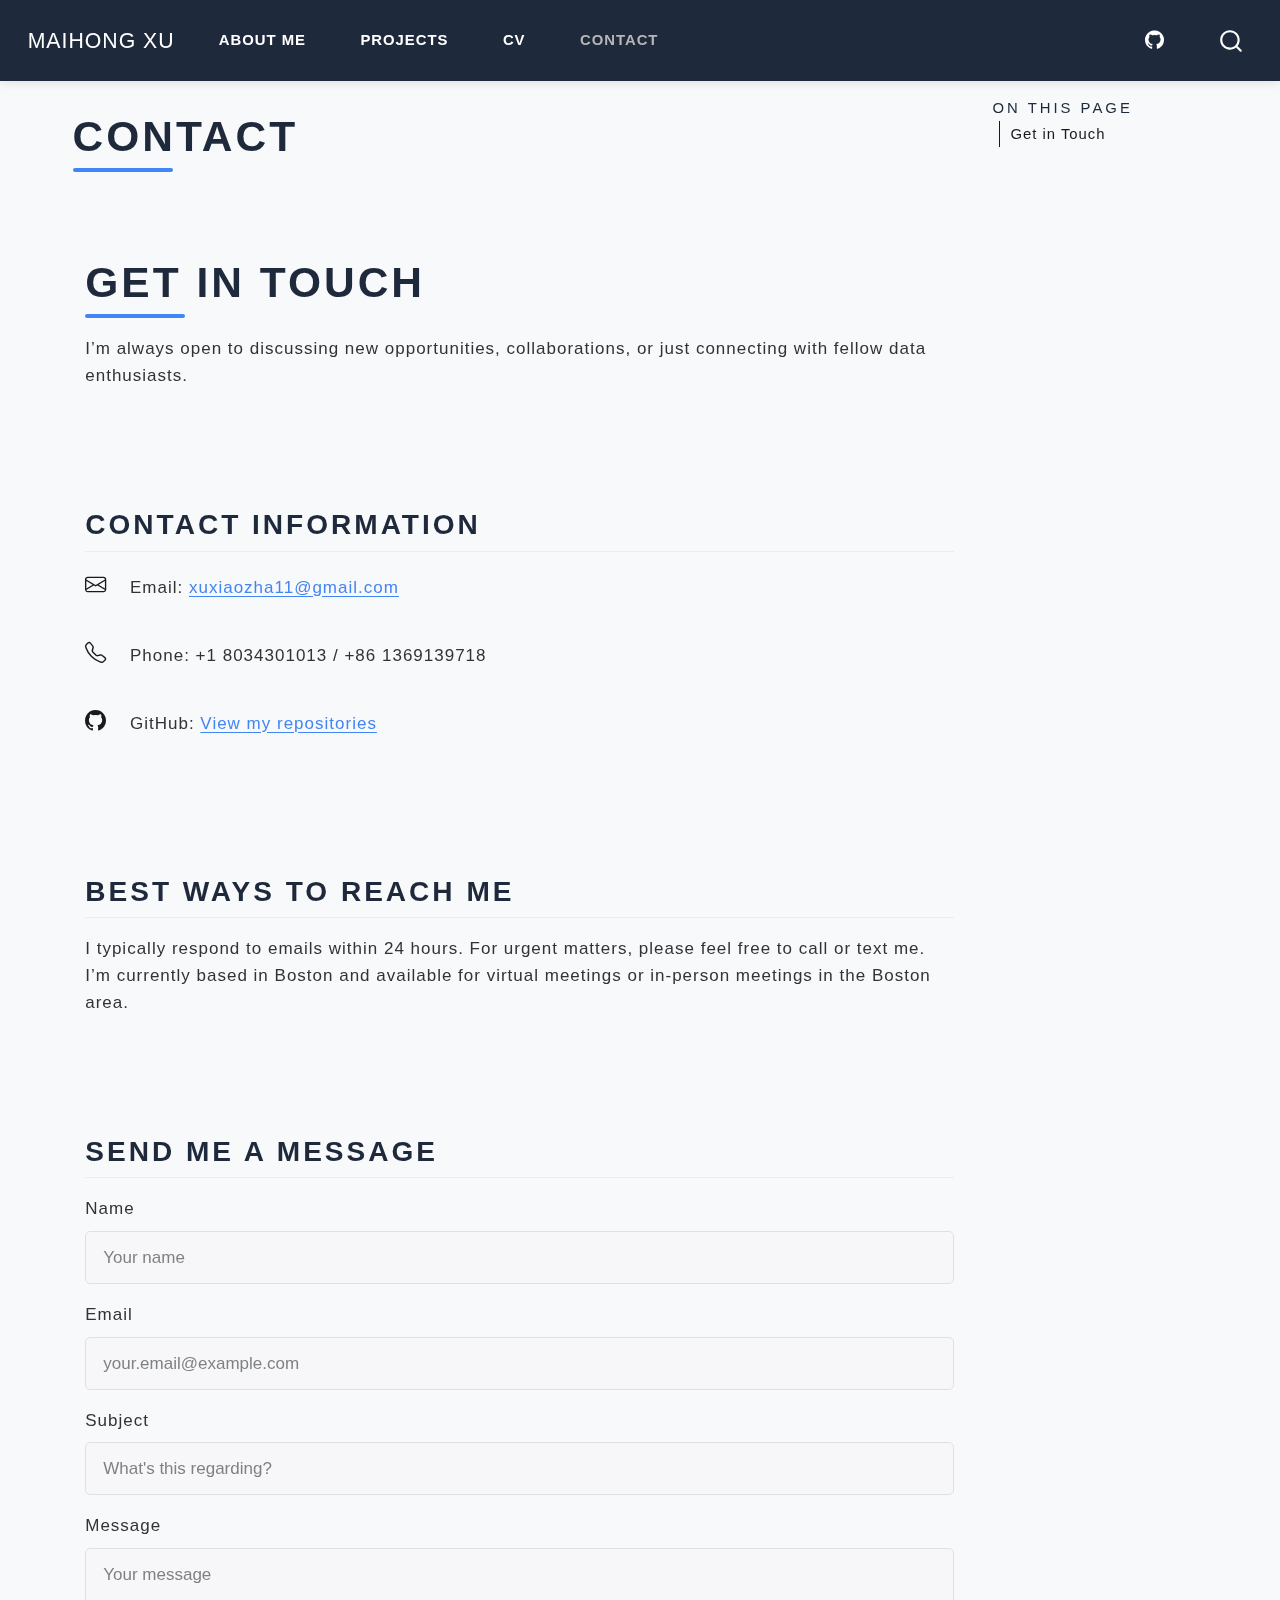
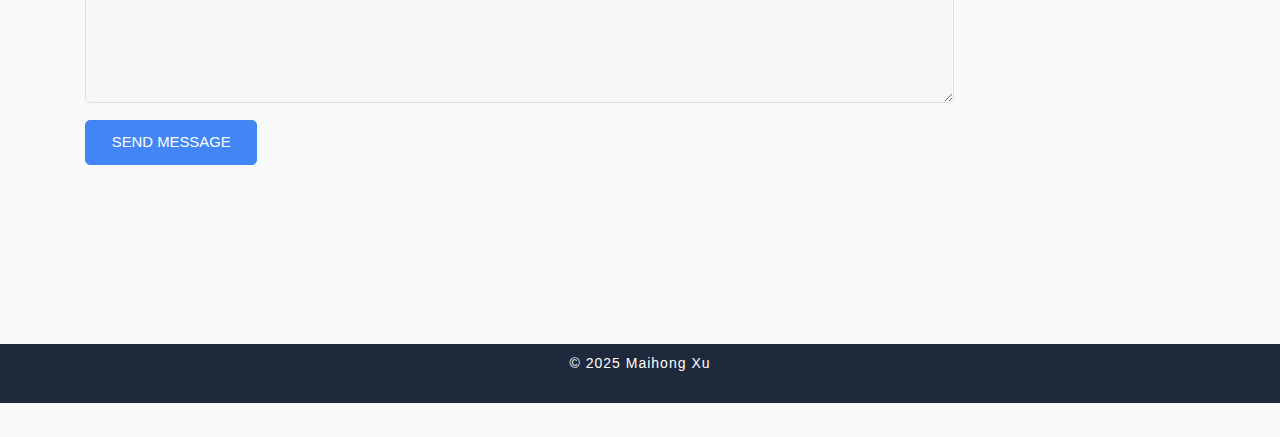
<file: docs/contact.html>
<!DOCTYPE html>
<html xmlns="http://www.w3.org/1999/xhtml" lang="en" xml:lang="en"><head>

<meta charset="utf-8">
<meta name="generator" content="quarto-1.6.42">

<meta name="viewport" content="width=device-width, initial-scale=1.0, user-scalable=yes">


<title>Contact – Maihong Xu</title>
<style>
code{white-space: pre-wrap;}
span.smallcaps{font-variant: small-caps;}
div.columns{display: flex; gap: min(4vw, 1.5em);}
div.column{flex: auto; overflow-x: auto;}
div.hanging-indent{margin-left: 1.5em; text-indent: -1.5em;}
ul.task-list{list-style: none;}
ul.task-list li input[type="checkbox"] {
  width: 0.8em;
  margin: 0 0.8em 0.2em -1em; /* quarto-specific, see https://github.com/quarto-dev/quarto-cli/issues/4556 */ 
  vertical-align: middle;
}
</style>


<script src="site_libs/quarto-nav/quarto-nav.js"></script>
<script src="site_libs/quarto-nav/headroom.min.js"></script>
<script src="site_libs/clipboard/clipboard.min.js"></script>
<script src="site_libs/quarto-search/autocomplete.umd.js"></script>
<script src="site_libs/quarto-search/fuse.min.js"></script>
<script src="site_libs/quarto-search/quarto-search.js"></script>
<meta name="quarto:offset" content="./">
<link href="./images/favicon.png" rel="icon" type="image/png">
<script src="site_libs/quarto-html/quarto.js"></script>
<script src="site_libs/quarto-html/popper.min.js"></script>
<script src="site_libs/quarto-html/tippy.umd.min.js"></script>
<script src="site_libs/quarto-html/anchor.min.js"></script>
<link href="site_libs/quarto-html/tippy.css" rel="stylesheet">
<link href="site_libs/quarto-html/quarto-syntax-highlighting-de84f8d6bb715db06a919283c2d1e787.css" rel="stylesheet" id="quarto-text-highlighting-styles">
<script src="site_libs/bootstrap/bootstrap.min.js"></script>
<link href="site_libs/bootstrap/bootstrap-icons.css" rel="stylesheet">
<link href="site_libs/bootstrap/bootstrap-76cdeb47c2f1d7a0d0a6e9b9a6e49813.min.css" rel="stylesheet" append-hash="true" id="quarto-bootstrap" data-mode="light">
<script id="quarto-search-options" type="application/json">{
  "location": "navbar",
  "copy-button": false,
  "collapse-after": 3,
  "panel-placement": "end",
  "type": "overlay",
  "limit": 50,
  "keyboard-shortcut": [
    "f",
    "/",
    "s"
  ],
  "show-item-context": false,
  "language": {
    "search-no-results-text": "No results",
    "search-matching-documents-text": "matching documents",
    "search-copy-link-title": "Copy link to search",
    "search-hide-matches-text": "Hide additional matches",
    "search-more-match-text": "more match in this document",
    "search-more-matches-text": "more matches in this document",
    "search-clear-button-title": "Clear",
    "search-text-placeholder": "",
    "search-detached-cancel-button-title": "Cancel",
    "search-submit-button-title": "Submit",
    "search-label": "Search"
  }
}</script>
<style>html{ scroll-behavior: smooth; }</style>


</head>

<body class="nav-fixed">

<div id="quarto-search-results"></div>
  <header id="quarto-header" class="headroom fixed-top">
    <nav class="navbar navbar-expand-lg " data-bs-theme="dark">
      <div class="navbar-container container-fluid">
      <div class="navbar-brand-container mx-auto">
    <a class="navbar-brand" href="./index.html">
    <span class="navbar-title">Maihong Xu</span>
    </a>
  </div>
            <div id="quarto-search" class="" title="Search"></div>
          <button class="navbar-toggler" type="button" data-bs-toggle="collapse" data-bs-target="#navbarCollapse" aria-controls="navbarCollapse" role="menu" aria-expanded="false" aria-label="Toggle navigation" onclick="if (window.quartoToggleHeadroom) { window.quartoToggleHeadroom(); }">
  <span class="navbar-toggler-icon"></span>
</button>
          <div class="collapse navbar-collapse" id="navbarCollapse">
            <ul class="navbar-nav navbar-nav-scroll me-auto">
  <li class="nav-item">
    <a class="nav-link" href="./about.html"> 
<span class="menu-text">About Me</span></a>
  </li>  
  <li class="nav-item">
    <a class="nav-link" href="./projects.html"> 
<span class="menu-text">Projects</span></a>
  </li>  
  <li class="nav-item">
    <a class="nav-link" href="./cv.html"> 
<span class="menu-text">CV</span></a>
  </li>  
  <li class="nav-item">
    <a class="nav-link active" href="./contact.html" aria-current="page"> 
<span class="menu-text">Contact</span></a>
  </li>  
</ul>
            <ul class="navbar-nav navbar-nav-scroll ms-auto">
  <li class="nav-item compact">
    <a class="nav-link" href="https://github.com/maihongxu"> <i class="bi bi-github" role="img">
</i> 
<span class="menu-text"></span></a>
  </li>  
</ul>
          </div> <!-- /navcollapse -->
            <div class="quarto-navbar-tools">
</div>
      </div> <!-- /container-fluid -->
    </nav>
</header>
<!-- content -->
<div id="quarto-content" class="quarto-container page-columns page-rows-contents page-layout-full page-navbar">
<!-- sidebar -->
<!-- margin-sidebar -->
    <div id="quarto-margin-sidebar" class="sidebar margin-sidebar">
        <nav id="TOC" role="doc-toc" class="toc-active">
    <h2 id="toc-title">On this page</h2>
   
  <ul>
  <li><a href="#get-in-touch" id="toc-get-in-touch" class="nav-link active" data-scroll-target="#get-in-touch">Get in Touch</a></li>
  </ul>
</nav>
    </div>
<!-- main -->
<main class="content column-page-left" id="quarto-document-content">

<header id="title-block-header" class="quarto-title-block default">
<div class="quarto-title">
<h1 class="title">Contact</h1>
</div>



<div class="quarto-title-meta column-page-left">

    
  
    
  </div>
  


</header>


<section id="get-in-touch" class="level1 container page-transition">
<h1>Get in Touch</h1>
<p>I’m always open to discussing new opportunities, collaborations, or just connecting with fellow data enthusiasts.</p>
<div class="row mt-5">
<div class="col-lg-6">
<section id="contact-information" class="level2">
<h2 class="anchored" data-anchor-id="contact-information">Contact Information</h2>
<div class="d-flex align-items-center mb-3">
<p><i class="bi bi-envelope fs-4 me-3 text-primary"></i> <strong>Email:</strong> <a href="mailto:xuxiaozha11@gmail.com">xuxiaozha11@gmail.com</a></p>
</div>
<div class="d-flex align-items-center mb-3">
<p><i class="bi bi-telephone fs-4 me-3 text-primary"></i> <strong>Phone:</strong> +1 8034301013 / +86 1369139718</p>
</div>
<div class="d-flex align-items-center mb-3">
<p><i class="bi bi-github fs-4 me-3 text-primary"></i> <strong>GitHub:</strong> <a href="https://github.com/maihongxu">View my repositories</a></p>
</div>
</section>
<section id="best-ways-to-reach-me" class="level2">
<h2 class="anchored" data-anchor-id="best-ways-to-reach-me">Best Ways to Reach Me</h2>
<p>I typically respond to emails within 24 hours. For urgent matters, please feel free to call or text me. I’m currently based in Boston and available for virtual meetings or in-person meetings in the Boston area.</p>
</section>
</div>
<section id="send-me-a-message" class="level2 col-lg-6">
<h2 class="anchored" data-anchor-id="send-me-a-message">Send Me a Message</h2>
<form class="needs-validation" novalidate="">
  <div class="mb-3">
    <label for="name" class="form-label">Name</label>
    <input type="text" class="form-control" id="name" placeholder="Your name" required="">
    <div class="invalid-feedback">
      Please provide your name.
    </div>
  </div>
  
  <div class="mb-3">
    <label for="email" class="form-label">Email</label>
    <input type="email" class="form-control" id="email" placeholder="your.email@example.com" required="">
    <div class="invalid-feedback">
      Please provide a valid email address.
    </div>
  </div>
  
  <div class="mb-3">
    <label for="subject" class="form-label">Subject</label>
    <input type="text" class="form-control" id="subject" placeholder="What's this regarding?">
  </div>
  
  <div class="mb-3">
    <label for="message" class="form-label">Message</label>
    <textarea class="form-control" id="message" rows="5" placeholder="Your message" required=""></textarea>
    <div class="invalid-feedback">
      Please enter your message.
    </div>
  </div>
  
  <button type="submit" class="btn btn-primary">Send Message</button>
</form>

<script>
  // Example starter JavaScript for disabling form submissions if there are invalid fields
  (function() {
    'use strict';
    window.addEventListener('load', function() {
      // Fetch all the forms we want to apply custom Bootstrap validation styles to
      var forms = document.getElementsByClassName('needs-validation');
      // Loop over them and prevent submission
      var validation = Array.prototype.filter.call(forms, function(form) {
        form.addEventListener('submit', function(event) {
          if (form.checkValidity() === false) {
            event.preventDefault();
            event.stopPropagation();
          }
          form.classList.add('was-validated');
        }, false);
      });
    }, false);
  })();
</script>
</section>
</div>


</section>

</main> <!-- /main -->
<script id="quarto-html-after-body" type="application/javascript">
window.document.addEventListener("DOMContentLoaded", function (event) {
  const toggleBodyColorMode = (bsSheetEl) => {
    const mode = bsSheetEl.getAttribute("data-mode");
    const bodyEl = window.document.querySelector("body");
    if (mode === "dark") {
      bodyEl.classList.add("quarto-dark");
      bodyEl.classList.remove("quarto-light");
    } else {
      bodyEl.classList.add("quarto-light");
      bodyEl.classList.remove("quarto-dark");
    }
  }
  const toggleBodyColorPrimary = () => {
    const bsSheetEl = window.document.querySelector("link#quarto-bootstrap");
    if (bsSheetEl) {
      toggleBodyColorMode(bsSheetEl);
    }
  }
  toggleBodyColorPrimary();  
  const icon = "";
  const anchorJS = new window.AnchorJS();
  anchorJS.options = {
    placement: 'right',
    icon: icon
  };
  anchorJS.add('.anchored');
  const isCodeAnnotation = (el) => {
    for (const clz of el.classList) {
      if (clz.startsWith('code-annotation-')) {                     
        return true;
      }
    }
    return false;
  }
  const onCopySuccess = function(e) {
    // button target
    const button = e.trigger;
    // don't keep focus
    button.blur();
    // flash "checked"
    button.classList.add('code-copy-button-checked');
    var currentTitle = button.getAttribute("title");
    button.setAttribute("title", "Copied!");
    let tooltip;
    if (window.bootstrap) {
      button.setAttribute("data-bs-toggle", "tooltip");
      button.setAttribute("data-bs-placement", "left");
      button.setAttribute("data-bs-title", "Copied!");
      tooltip = new bootstrap.Tooltip(button, 
        { trigger: "manual", 
          customClass: "code-copy-button-tooltip",
          offset: [0, -8]});
      tooltip.show();    
    }
    setTimeout(function() {
      if (tooltip) {
        tooltip.hide();
        button.removeAttribute("data-bs-title");
        button.removeAttribute("data-bs-toggle");
        button.removeAttribute("data-bs-placement");
      }
      button.setAttribute("title", currentTitle);
      button.classList.remove('code-copy-button-checked');
    }, 1000);
    // clear code selection
    e.clearSelection();
  }
  const getTextToCopy = function(trigger) {
      const codeEl = trigger.previousElementSibling.cloneNode(true);
      for (const childEl of codeEl.children) {
        if (isCodeAnnotation(childEl)) {
          childEl.remove();
        }
      }
      return codeEl.innerText;
  }
  const clipboard = new window.ClipboardJS('.code-copy-button:not([data-in-quarto-modal])', {
    text: getTextToCopy
  });
  clipboard.on('success', onCopySuccess);
  if (window.document.getElementById('quarto-embedded-source-code-modal')) {
    const clipboardModal = new window.ClipboardJS('.code-copy-button[data-in-quarto-modal]', {
      text: getTextToCopy,
      container: window.document.getElementById('quarto-embedded-source-code-modal')
    });
    clipboardModal.on('success', onCopySuccess);
  }
    var localhostRegex = new RegExp(/^(?:http|https):\/\/localhost\:?[0-9]*\//);
    var mailtoRegex = new RegExp(/^mailto:/);
      var filterRegex = new RegExp('/' + window.location.host + '/');
    var isInternal = (href) => {
        return filterRegex.test(href) || localhostRegex.test(href) || mailtoRegex.test(href);
    }
    // Inspect non-navigation links and adorn them if external
 	var links = window.document.querySelectorAll('a[href]:not(.nav-link):not(.navbar-brand):not(.toc-action):not(.sidebar-link):not(.sidebar-item-toggle):not(.pagination-link):not(.no-external):not([aria-hidden]):not(.dropdown-item):not(.quarto-navigation-tool):not(.about-link)');
    for (var i=0; i<links.length; i++) {
      const link = links[i];
      if (!isInternal(link.href)) {
        // undo the damage that might have been done by quarto-nav.js in the case of
        // links that we want to consider external
        if (link.dataset.originalHref !== undefined) {
          link.href = link.dataset.originalHref;
        }
          // target, if specified
          link.setAttribute("target", "_blank");
          if (link.getAttribute("rel") === null) {
            link.setAttribute("rel", "noopener");
          }
      }
    }
  function tippyHover(el, contentFn, onTriggerFn, onUntriggerFn) {
    const config = {
      allowHTML: true,
      maxWidth: 500,
      delay: 100,
      arrow: false,
      appendTo: function(el) {
          return el.parentElement;
      },
      interactive: true,
      interactiveBorder: 10,
      theme: 'quarto',
      placement: 'bottom-start',
    };
    if (contentFn) {
      config.content = contentFn;
    }
    if (onTriggerFn) {
      config.onTrigger = onTriggerFn;
    }
    if (onUntriggerFn) {
      config.onUntrigger = onUntriggerFn;
    }
    window.tippy(el, config); 
  }
  const noterefs = window.document.querySelectorAll('a[role="doc-noteref"]');
  for (var i=0; i<noterefs.length; i++) {
    const ref = noterefs[i];
    tippyHover(ref, function() {
      // use id or data attribute instead here
      let href = ref.getAttribute('data-footnote-href') || ref.getAttribute('href');
      try { href = new URL(href).hash; } catch {}
      const id = href.replace(/^#\/?/, "");
      const note = window.document.getElementById(id);
      if (note) {
        return note.innerHTML;
      } else {
        return "";
      }
    });
  }
  const xrefs = window.document.querySelectorAll('a.quarto-xref');
  const processXRef = (id, note) => {
    // Strip column container classes
    const stripColumnClz = (el) => {
      el.classList.remove("page-full", "page-columns");
      if (el.children) {
        for (const child of el.children) {
          stripColumnClz(child);
        }
      }
    }
    stripColumnClz(note)
    if (id === null || id.startsWith('sec-')) {
      // Special case sections, only their first couple elements
      const container = document.createElement("div");
      if (note.children && note.children.length > 2) {
        container.appendChild(note.children[0].cloneNode(true));
        for (let i = 1; i < note.children.length; i++) {
          const child = note.children[i];
          if (child.tagName === "P" && child.innerText === "") {
            continue;
          } else {
            container.appendChild(child.cloneNode(true));
            break;
          }
        }
        if (window.Quarto?.typesetMath) {
          window.Quarto.typesetMath(container);
        }
        return container.innerHTML
      } else {
        if (window.Quarto?.typesetMath) {
          window.Quarto.typesetMath(note);
        }
        return note.innerHTML;
      }
    } else {
      // Remove any anchor links if they are present
      const anchorLink = note.querySelector('a.anchorjs-link');
      if (anchorLink) {
        anchorLink.remove();
      }
      if (window.Quarto?.typesetMath) {
        window.Quarto.typesetMath(note);
      }
      if (note.classList.contains("callout")) {
        return note.outerHTML;
      } else {
        return note.innerHTML;
      }
    }
  }
  for (var i=0; i<xrefs.length; i++) {
    const xref = xrefs[i];
    tippyHover(xref, undefined, function(instance) {
      instance.disable();
      let url = xref.getAttribute('href');
      let hash = undefined; 
      if (url.startsWith('#')) {
        hash = url;
      } else {
        try { hash = new URL(url).hash; } catch {}
      }
      if (hash) {
        const id = hash.replace(/^#\/?/, "");
        const note = window.document.getElementById(id);
        if (note !== null) {
          try {
            const html = processXRef(id, note.cloneNode(true));
            instance.setContent(html);
          } finally {
            instance.enable();
            instance.show();
          }
        } else {
          // See if we can fetch this
          fetch(url.split('#')[0])
          .then(res => res.text())
          .then(html => {
            const parser = new DOMParser();
            const htmlDoc = parser.parseFromString(html, "text/html");
            const note = htmlDoc.getElementById(id);
            if (note !== null) {
              const html = processXRef(id, note);
              instance.setContent(html);
            } 
          }).finally(() => {
            instance.enable();
            instance.show();
          });
        }
      } else {
        // See if we can fetch a full url (with no hash to target)
        // This is a special case and we should probably do some content thinning / targeting
        fetch(url)
        .then(res => res.text())
        .then(html => {
          const parser = new DOMParser();
          const htmlDoc = parser.parseFromString(html, "text/html");
          const note = htmlDoc.querySelector('main.content');
          if (note !== null) {
            // This should only happen for chapter cross references
            // (since there is no id in the URL)
            // remove the first header
            if (note.children.length > 0 && note.children[0].tagName === "HEADER") {
              note.children[0].remove();
            }
            const html = processXRef(null, note);
            instance.setContent(html);
          } 
        }).finally(() => {
          instance.enable();
          instance.show();
        });
      }
    }, function(instance) {
    });
  }
      let selectedAnnoteEl;
      const selectorForAnnotation = ( cell, annotation) => {
        let cellAttr = 'data-code-cell="' + cell + '"';
        let lineAttr = 'data-code-annotation="' +  annotation + '"';
        const selector = 'span[' + cellAttr + '][' + lineAttr + ']';
        return selector;
      }
      const selectCodeLines = (annoteEl) => {
        const doc = window.document;
        const targetCell = annoteEl.getAttribute("data-target-cell");
        const targetAnnotation = annoteEl.getAttribute("data-target-annotation");
        const annoteSpan = window.document.querySelector(selectorForAnnotation(targetCell, targetAnnotation));
        const lines = annoteSpan.getAttribute("data-code-lines").split(",");
        const lineIds = lines.map((line) => {
          return targetCell + "-" + line;
        })
        let top = null;
        let height = null;
        let parent = null;
        if (lineIds.length > 0) {
            //compute the position of the single el (top and bottom and make a div)
            const el = window.document.getElementById(lineIds[0]);
            top = el.offsetTop;
            height = el.offsetHeight;
            parent = el.parentElement.parentElement;
          if (lineIds.length > 1) {
            const lastEl = window.document.getElementById(lineIds[lineIds.length - 1]);
            const bottom = lastEl.offsetTop + lastEl.offsetHeight;
            height = bottom - top;
          }
          if (top !== null && height !== null && parent !== null) {
            // cook up a div (if necessary) and position it 
            let div = window.document.getElementById("code-annotation-line-highlight");
            if (div === null) {
              div = window.document.createElement("div");
              div.setAttribute("id", "code-annotation-line-highlight");
              div.style.position = 'absolute';
              parent.appendChild(div);
            }
            div.style.top = top - 2 + "px";
            div.style.height = height + 4 + "px";
            div.style.left = 0;
            let gutterDiv = window.document.getElementById("code-annotation-line-highlight-gutter");
            if (gutterDiv === null) {
              gutterDiv = window.document.createElement("div");
              gutterDiv.setAttribute("id", "code-annotation-line-highlight-gutter");
              gutterDiv.style.position = 'absolute';
              const codeCell = window.document.getElementById(targetCell);
              const gutter = codeCell.querySelector('.code-annotation-gutter');
              gutter.appendChild(gutterDiv);
            }
            gutterDiv.style.top = top - 2 + "px";
            gutterDiv.style.height = height + 4 + "px";
          }
          selectedAnnoteEl = annoteEl;
        }
      };
      const unselectCodeLines = () => {
        const elementsIds = ["code-annotation-line-highlight", "code-annotation-line-highlight-gutter"];
        elementsIds.forEach((elId) => {
          const div = window.document.getElementById(elId);
          if (div) {
            div.remove();
          }
        });
        selectedAnnoteEl = undefined;
      };
        // Handle positioning of the toggle
    window.addEventListener(
      "resize",
      throttle(() => {
        elRect = undefined;
        if (selectedAnnoteEl) {
          selectCodeLines(selectedAnnoteEl);
        }
      }, 10)
    );
    function throttle(fn, ms) {
    let throttle = false;
    let timer;
      return (...args) => {
        if(!throttle) { // first call gets through
            fn.apply(this, args);
            throttle = true;
        } else { // all the others get throttled
            if(timer) clearTimeout(timer); // cancel #2
            timer = setTimeout(() => {
              fn.apply(this, args);
              timer = throttle = false;
            }, ms);
        }
      };
    }
      // Attach click handler to the DT
      const annoteDls = window.document.querySelectorAll('dt[data-target-cell]');
      for (const annoteDlNode of annoteDls) {
        annoteDlNode.addEventListener('click', (event) => {
          const clickedEl = event.target;
          if (clickedEl !== selectedAnnoteEl) {
            unselectCodeLines();
            const activeEl = window.document.querySelector('dt[data-target-cell].code-annotation-active');
            if (activeEl) {
              activeEl.classList.remove('code-annotation-active');
            }
            selectCodeLines(clickedEl);
            clickedEl.classList.add('code-annotation-active');
          } else {
            // Unselect the line
            unselectCodeLines();
            clickedEl.classList.remove('code-annotation-active');
          }
        });
      }
  const findCites = (el) => {
    const parentEl = el.parentElement;
    if (parentEl) {
      const cites = parentEl.dataset.cites;
      if (cites) {
        return {
          el,
          cites: cites.split(' ')
        };
      } else {
        return findCites(el.parentElement)
      }
    } else {
      return undefined;
    }
  };
  var bibliorefs = window.document.querySelectorAll('a[role="doc-biblioref"]');
  for (var i=0; i<bibliorefs.length; i++) {
    const ref = bibliorefs[i];
    const citeInfo = findCites(ref);
    if (citeInfo) {
      tippyHover(citeInfo.el, function() {
        var popup = window.document.createElement('div');
        citeInfo.cites.forEach(function(cite) {
          var citeDiv = window.document.createElement('div');
          citeDiv.classList.add('hanging-indent');
          citeDiv.classList.add('csl-entry');
          var biblioDiv = window.document.getElementById('ref-' + cite);
          if (biblioDiv) {
            citeDiv.innerHTML = biblioDiv.innerHTML;
          }
          popup.appendChild(citeDiv);
        });
        return popup.innerHTML;
      });
    }
  }
});
</script>
</div> <!-- /content -->
<footer class="footer">
  <div class="nav-footer">
    <div class="nav-footer-left">
      &nbsp;
    </div>   
    <div class="nav-footer-center">
<p>© 2025 Maihong Xu</p>
</div>
    <div class="nav-footer-right">
      &nbsp;
    </div>
  </div>
</footer>




<script src="site_libs/quarto-html/zenscroll-min.js"></script>
</body></html>
</file>
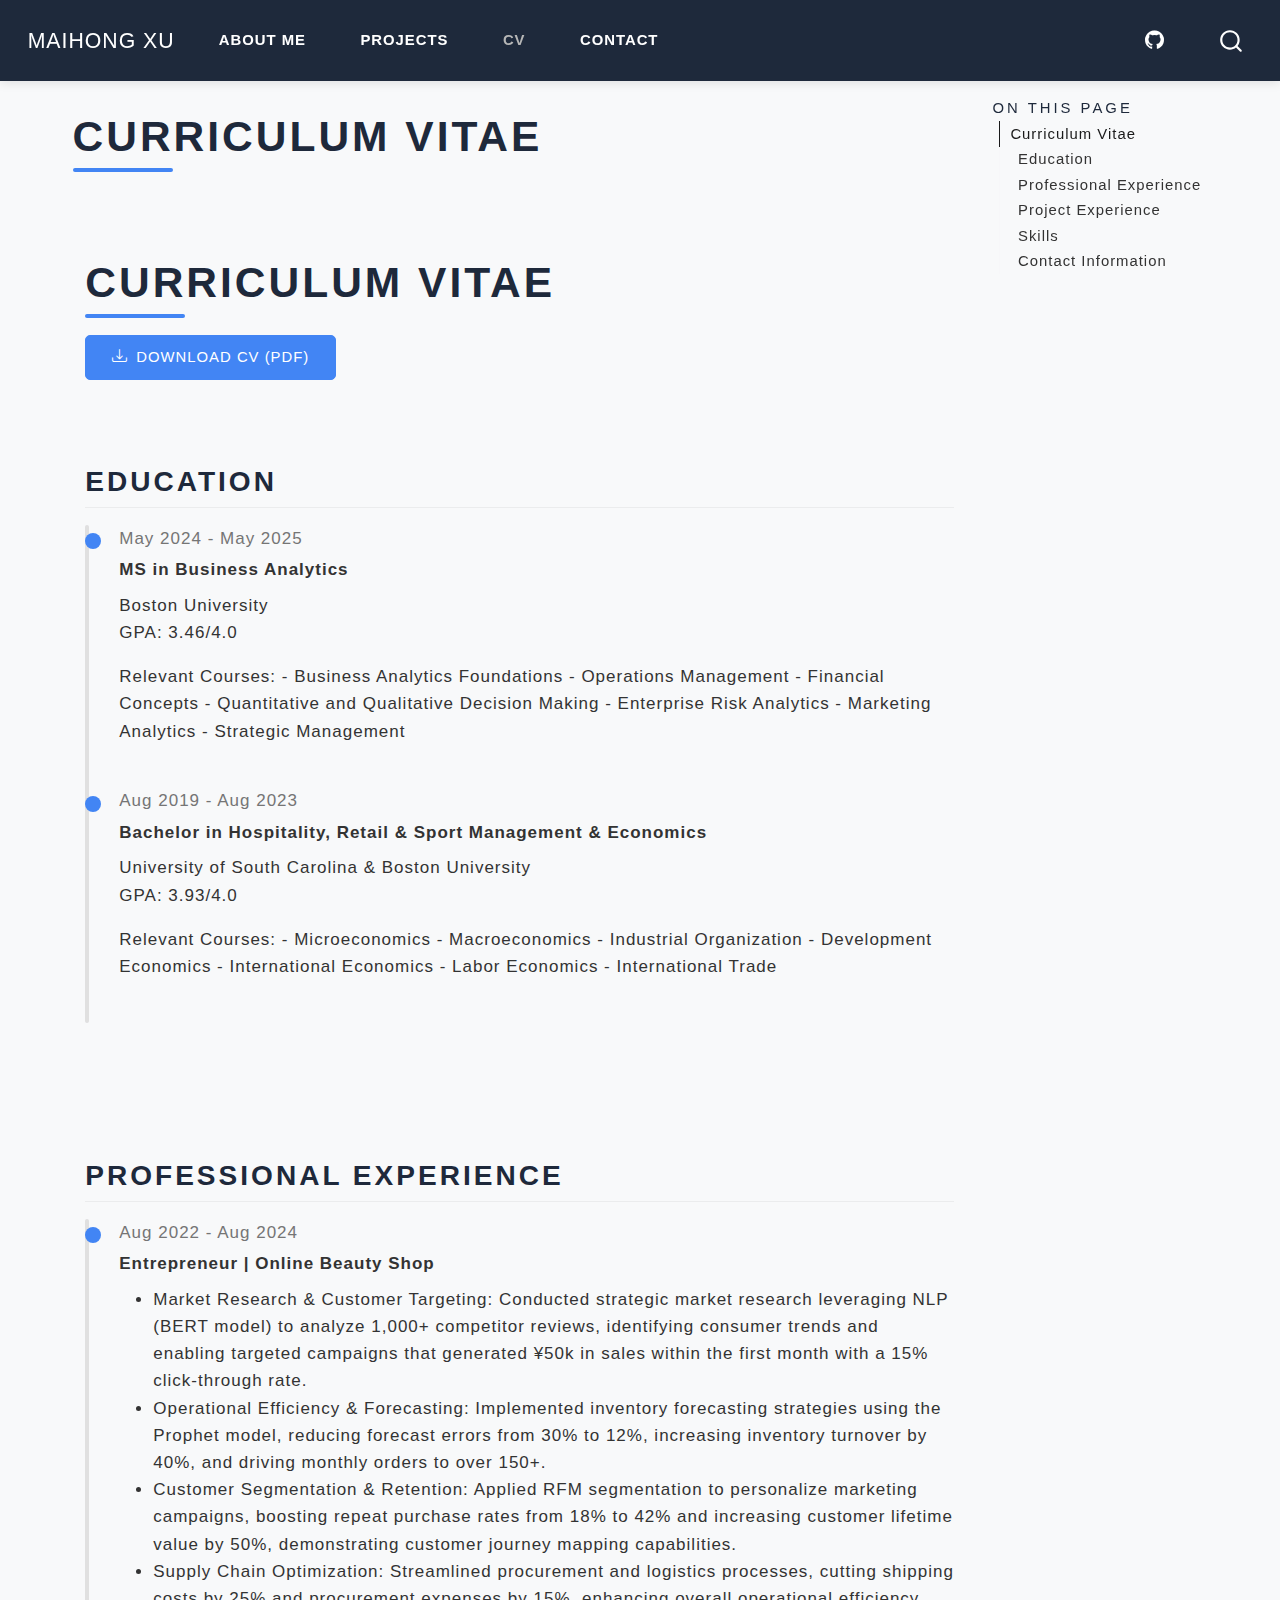
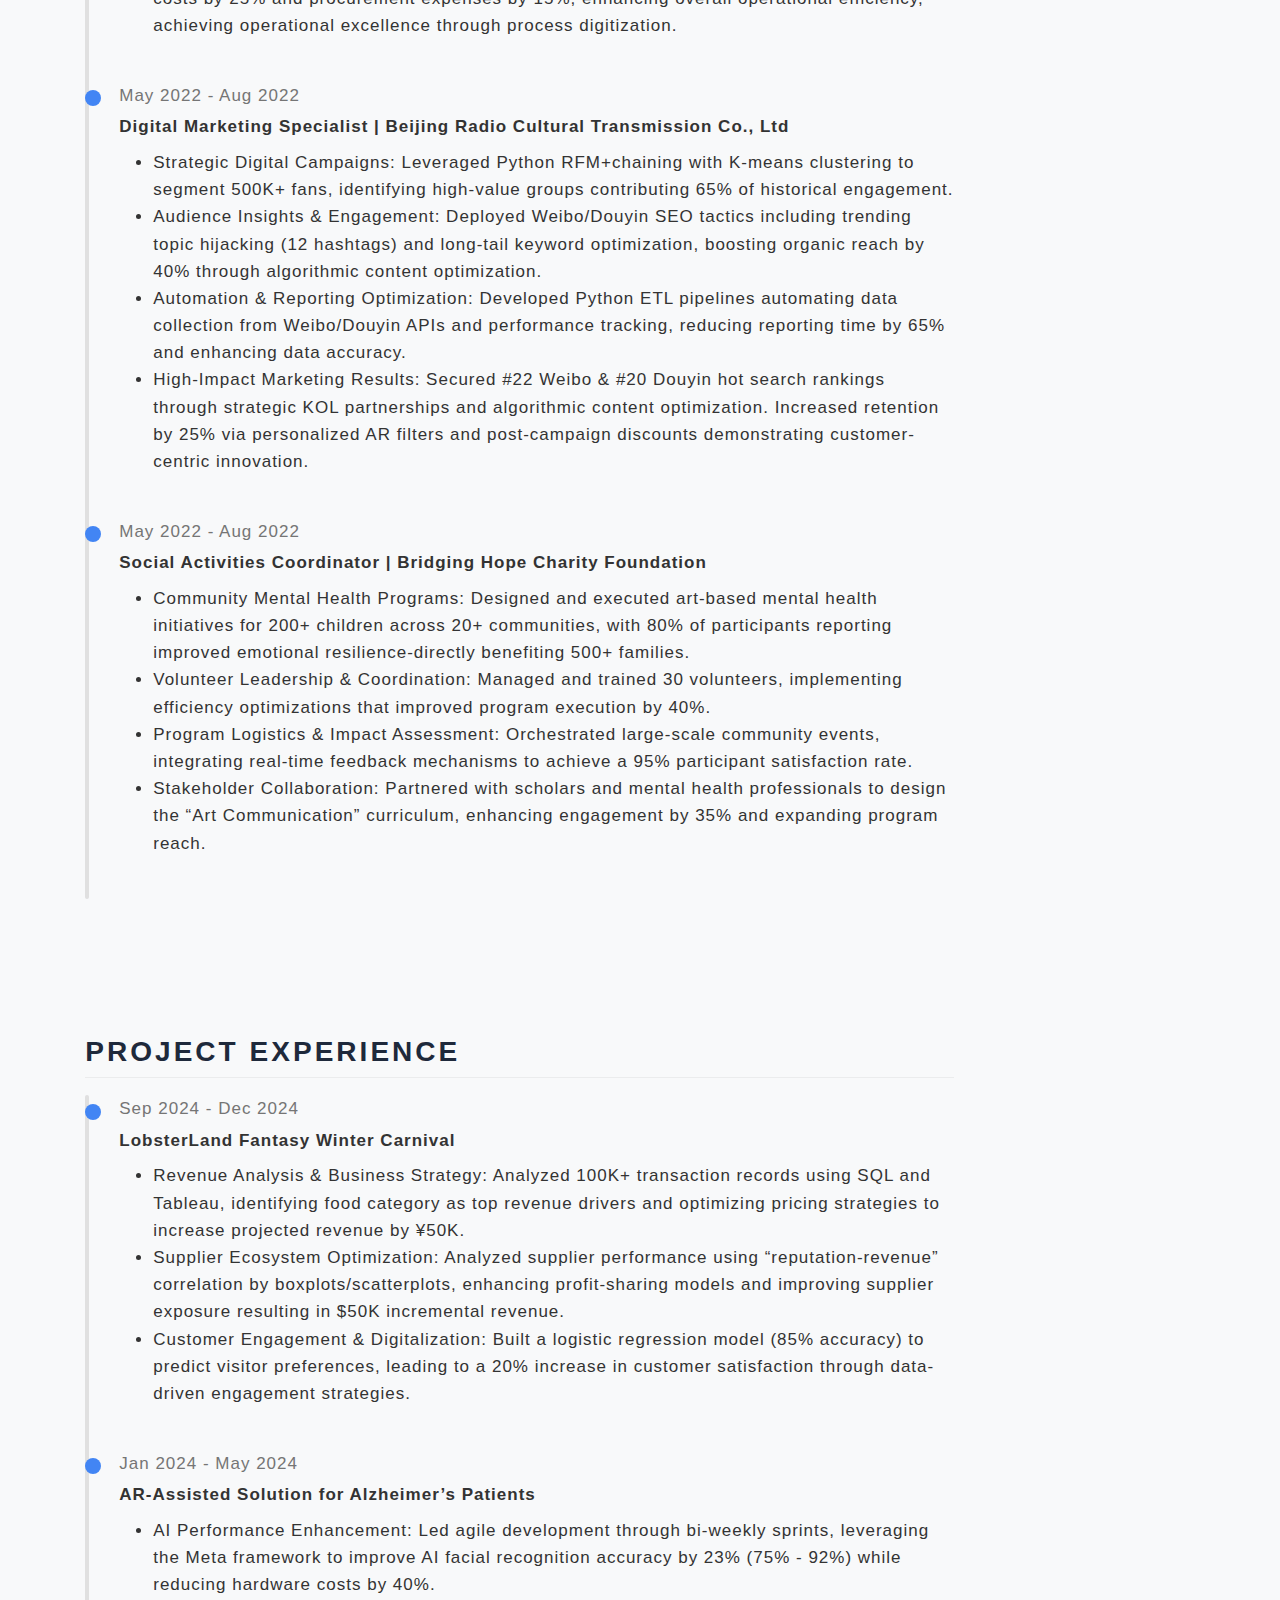
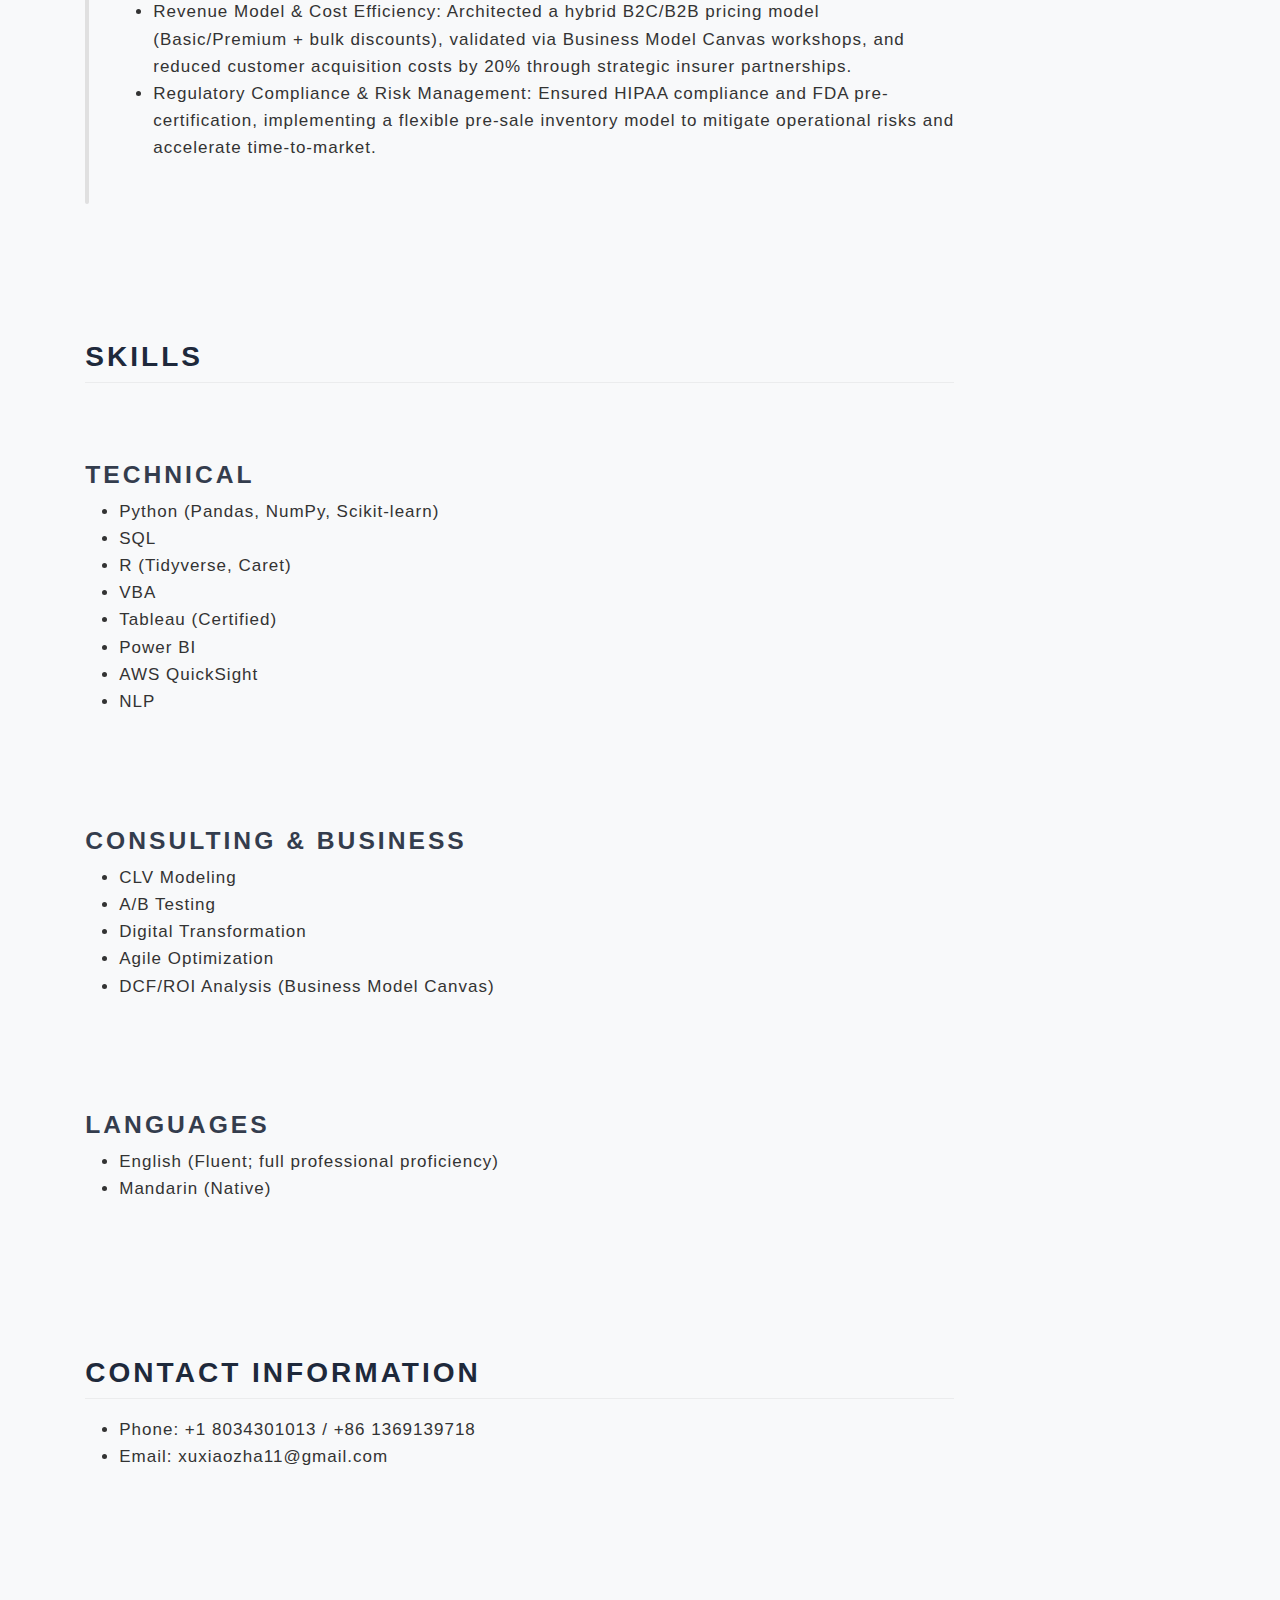
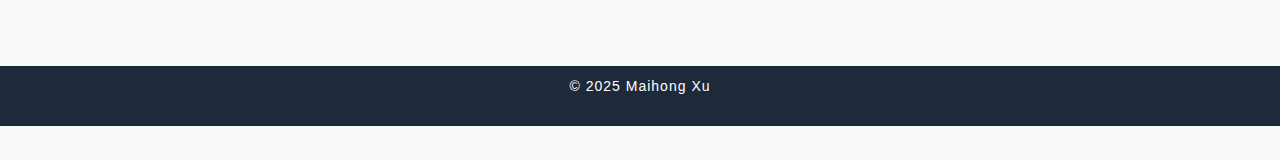
<file: docs/cv.html>
<!DOCTYPE html>
<html xmlns="http://www.w3.org/1999/xhtml" lang="en" xml:lang="en"><head>

<meta charset="utf-8">
<meta name="generator" content="quarto-1.6.42">

<meta name="viewport" content="width=device-width, initial-scale=1.0, user-scalable=yes">


<title>Curriculum Vitae – Maihong Xu</title>
<style>
code{white-space: pre-wrap;}
span.smallcaps{font-variant: small-caps;}
div.columns{display: flex; gap: min(4vw, 1.5em);}
div.column{flex: auto; overflow-x: auto;}
div.hanging-indent{margin-left: 1.5em; text-indent: -1.5em;}
ul.task-list{list-style: none;}
ul.task-list li input[type="checkbox"] {
  width: 0.8em;
  margin: 0 0.8em 0.2em -1em; /* quarto-specific, see https://github.com/quarto-dev/quarto-cli/issues/4556 */ 
  vertical-align: middle;
}
</style>


<script src="site_libs/quarto-nav/quarto-nav.js"></script>
<script src="site_libs/quarto-nav/headroom.min.js"></script>
<script src="site_libs/clipboard/clipboard.min.js"></script>
<script src="site_libs/quarto-search/autocomplete.umd.js"></script>
<script src="site_libs/quarto-search/fuse.min.js"></script>
<script src="site_libs/quarto-search/quarto-search.js"></script>
<meta name="quarto:offset" content="./">
<link href="./images/favicon.png" rel="icon" type="image/png">
<script src="site_libs/quarto-html/quarto.js"></script>
<script src="site_libs/quarto-html/popper.min.js"></script>
<script src="site_libs/quarto-html/tippy.umd.min.js"></script>
<script src="site_libs/quarto-html/anchor.min.js"></script>
<link href="site_libs/quarto-html/tippy.css" rel="stylesheet">
<link href="site_libs/quarto-html/quarto-syntax-highlighting-de84f8d6bb715db06a919283c2d1e787.css" rel="stylesheet" id="quarto-text-highlighting-styles">
<script src="site_libs/bootstrap/bootstrap.min.js"></script>
<link href="site_libs/bootstrap/bootstrap-icons.css" rel="stylesheet">
<link href="site_libs/bootstrap/bootstrap-76cdeb47c2f1d7a0d0a6e9b9a6e49813.min.css" rel="stylesheet" append-hash="true" id="quarto-bootstrap" data-mode="light">
<script id="quarto-search-options" type="application/json">{
  "location": "navbar",
  "copy-button": false,
  "collapse-after": 3,
  "panel-placement": "end",
  "type": "overlay",
  "limit": 50,
  "keyboard-shortcut": [
    "f",
    "/",
    "s"
  ],
  "show-item-context": false,
  "language": {
    "search-no-results-text": "No results",
    "search-matching-documents-text": "matching documents",
    "search-copy-link-title": "Copy link to search",
    "search-hide-matches-text": "Hide additional matches",
    "search-more-match-text": "more match in this document",
    "search-more-matches-text": "more matches in this document",
    "search-clear-button-title": "Clear",
    "search-text-placeholder": "",
    "search-detached-cancel-button-title": "Cancel",
    "search-submit-button-title": "Submit",
    "search-label": "Search"
  }
}</script>
<style>html{ scroll-behavior: smooth; }</style>


</head>

<body class="nav-fixed">

<div id="quarto-search-results"></div>
  <header id="quarto-header" class="headroom fixed-top">
    <nav class="navbar navbar-expand-lg " data-bs-theme="dark">
      <div class="navbar-container container-fluid">
      <div class="navbar-brand-container mx-auto">
    <a class="navbar-brand" href="./index.html">
    <span class="navbar-title">Maihong Xu</span>
    </a>
  </div>
            <div id="quarto-search" class="" title="Search"></div>
          <button class="navbar-toggler" type="button" data-bs-toggle="collapse" data-bs-target="#navbarCollapse" aria-controls="navbarCollapse" role="menu" aria-expanded="false" aria-label="Toggle navigation" onclick="if (window.quartoToggleHeadroom) { window.quartoToggleHeadroom(); }">
  <span class="navbar-toggler-icon"></span>
</button>
          <div class="collapse navbar-collapse" id="navbarCollapse">
            <ul class="navbar-nav navbar-nav-scroll me-auto">
  <li class="nav-item">
    <a class="nav-link" href="./about.html"> 
<span class="menu-text">About Me</span></a>
  </li>  
  <li class="nav-item">
    <a class="nav-link" href="./projects.html"> 
<span class="menu-text">Projects</span></a>
  </li>  
  <li class="nav-item">
    <a class="nav-link active" href="./cv.html" aria-current="page"> 
<span class="menu-text">CV</span></a>
  </li>  
  <li class="nav-item">
    <a class="nav-link" href="./contact.html"> 
<span class="menu-text">Contact</span></a>
  </li>  
</ul>
            <ul class="navbar-nav navbar-nav-scroll ms-auto">
  <li class="nav-item compact">
    <a class="nav-link" href="https://github.com/maihongxu"> <i class="bi bi-github" role="img">
</i> 
<span class="menu-text"></span></a>
  </li>  
</ul>
          </div> <!-- /navcollapse -->
            <div class="quarto-navbar-tools">
</div>
      </div> <!-- /container-fluid -->
    </nav>
</header>
<!-- content -->
<div id="quarto-content" class="quarto-container page-columns page-rows-contents page-layout-full page-navbar">
<!-- sidebar -->
<!-- margin-sidebar -->
    <div id="quarto-margin-sidebar" class="sidebar margin-sidebar">
        <nav id="TOC" role="doc-toc" class="toc-active">
    <h2 id="toc-title">On this page</h2>
   
  <ul>
  <li><a href="#curriculum-vitae" id="toc-curriculum-vitae" class="nav-link active" data-scroll-target="#curriculum-vitae">Curriculum Vitae</a>
  <ul class="collapse">
  <li><a href="#education" id="toc-education" class="nav-link" data-scroll-target="#education">Education</a></li>
  <li><a href="#professional-experience" id="toc-professional-experience" class="nav-link" data-scroll-target="#professional-experience">Professional Experience</a></li>
  <li><a href="#project-experience" id="toc-project-experience" class="nav-link" data-scroll-target="#project-experience">Project Experience</a></li>
  <li><a href="#skills" id="toc-skills" class="nav-link" data-scroll-target="#skills">Skills</a>
  <ul class="collapse">
  <li><a href="#technical" id="toc-technical" class="nav-link" data-scroll-target="#technical">Technical</a></li>
  <li><a href="#consulting-business" id="toc-consulting-business" class="nav-link" data-scroll-target="#consulting-business">Consulting &amp; Business</a></li>
  <li><a href="#languages" id="toc-languages" class="nav-link" data-scroll-target="#languages">Languages</a></li>
  </ul></li>
  <li><a href="#contact-information" id="toc-contact-information" class="nav-link" data-scroll-target="#contact-information">Contact Information</a></li>
  </ul></li>
  </ul>
</nav>
    </div>
<!-- main -->
<main class="content column-page-left" id="quarto-document-content">

<header id="title-block-header" class="quarto-title-block default">
<div class="quarto-title">
<h1 class="title">Curriculum Vitae</h1>
</div>



<div class="quarto-title-meta column-page-left">

    
  
    
  </div>
  


</header>


<section id="curriculum-vitae" class="level1 container page-transition">
<h1>Curriculum Vitae</h1>
<p><a href="files/Maihong_Xu_CV.pdf" class="btn btn-primary" download=""><i class="bi bi-download me-2"></i>Download CV (PDF)</a></p>
<section id="education" class="level2">
<h2 class="anchored" data-anchor-id="education">Education</h2>
<div class="timeline">
<div class="timeline-item">
<div class="timeline-date">
May 2024 - May 2025
</div>
<div class="timeline-title">
MS in Business Analytics
</div>
<p><strong>Boston University</strong><br>
GPA: 3.46/4.0</p>
<p><strong>Relevant Courses:</strong> - Business Analytics Foundations - Operations Management - Financial Concepts - Quantitative and Qualitative Decision Making - Enterprise Risk Analytics - Marketing Analytics - Strategic Management</p>
</div>
<div class="timeline-item">
<div class="timeline-date">
Aug 2019 - Aug 2023
</div>
<div class="timeline-title">
Bachelor in Hospitality, Retail &amp; Sport Management &amp; Economics
</div>
<p><strong>University of South Carolina &amp; Boston University</strong><br>
GPA: 3.93/4.0</p>
<p><strong>Relevant Courses:</strong> - Microeconomics - Macroeconomics - Industrial Organization - Development Economics - International Economics - Labor Economics - International Trade</p>
</div>
</div>
</section>
<section id="professional-experience" class="level2">
<h2 class="anchored" data-anchor-id="professional-experience">Professional Experience</h2>
<div class="timeline">
<div class="timeline-item">
<div class="timeline-date">
Aug 2022 - Aug 2024
</div>
<div class="timeline-title">
Entrepreneur | Online Beauty Shop
</div>
<ul>
<li><strong>Market Research &amp; Customer Targeting:</strong> Conducted strategic market research leveraging NLP (BERT model) to analyze 1,000+ competitor reviews, identifying consumer trends and enabling targeted campaigns that generated ¥50k in sales within the first month with a 15% click-through rate.</li>
<li><strong>Operational Efficiency &amp; Forecasting:</strong> Implemented inventory forecasting strategies using the Prophet model, reducing forecast errors from 30% to 12%, increasing inventory turnover by 40%, and driving monthly orders to over 150+.</li>
<li><strong>Customer Segmentation &amp; Retention:</strong> Applied RFM segmentation to personalize marketing campaigns, boosting repeat purchase rates from 18% to 42% and increasing customer lifetime value by 50%, demonstrating customer journey mapping capabilities.</li>
<li><strong>Supply Chain Optimization:</strong> Streamlined procurement and logistics processes, cutting shipping costs by 25% and procurement expenses by 15%, enhancing overall operational efficiency, achieving operational excellence through process digitization.</li>
</ul>
</div>
<div class="timeline-item">
<div class="timeline-date">
May 2022 - Aug 2022
</div>
<div class="timeline-title">
Digital Marketing Specialist | Beijing Radio Cultural Transmission Co., Ltd
</div>
<ul>
<li><strong>Strategic Digital Campaigns:</strong> Leveraged Python RFM+chaining with K-means clustering to segment 500K+ fans, identifying high-value groups contributing 65% of historical engagement.</li>
<li><strong>Audience Insights &amp; Engagement:</strong> Deployed Weibo/Douyin SEO tactics including trending topic hijacking (12 hashtags) and long-tail keyword optimization, boosting organic reach by 40% through algorithmic content optimization.</li>
<li><strong>Automation &amp; Reporting Optimization:</strong> Developed Python ETL pipelines automating data collection from Weibo/Douyin APIs and performance tracking, reducing reporting time by 65% and enhancing data accuracy.</li>
<li><strong>High-Impact Marketing Results:</strong> Secured #22 Weibo &amp; #20 Douyin hot search rankings through strategic KOL partnerships and algorithmic content optimization. Increased retention by 25% via personalized AR filters and post-campaign discounts demonstrating customer-centric innovation.</li>
</ul>
</div>
<div class="timeline-item">
<div class="timeline-date">
May 2022 - Aug 2022
</div>
<div class="timeline-title">
Social Activities Coordinator | Bridging Hope Charity Foundation
</div>
<ul>
<li><strong>Community Mental Health Programs:</strong> Designed and executed art-based mental health initiatives for 200+ children across 20+ communities, with 80% of participants reporting improved emotional resilience-directly benefiting 500+ families.</li>
<li><strong>Volunteer Leadership &amp; Coordination:</strong> Managed and trained 30 volunteers, implementing efficiency optimizations that improved program execution by 40%.</li>
<li><strong>Program Logistics &amp; Impact Assessment:</strong> Orchestrated large-scale community events, integrating real-time feedback mechanisms to achieve a 95% participant satisfaction rate.</li>
<li><strong>Stakeholder Collaboration:</strong> Partnered with scholars and mental health professionals to design the “Art Communication” curriculum, enhancing engagement by 35% and expanding program reach.</li>
</ul>
</div>
</div>
</section>
<section id="project-experience" class="level2">
<h2 class="anchored" data-anchor-id="project-experience">Project Experience</h2>
<div class="timeline">
<div class="timeline-item">
<div class="timeline-date">
Sep 2024 - Dec 2024
</div>
<div class="timeline-title">
LobsterLand Fantasy Winter Carnival
</div>
<ul>
<li><strong>Revenue Analysis &amp; Business Strategy:</strong> Analyzed 100K+ transaction records using SQL and Tableau, identifying food category as top revenue drivers and optimizing pricing strategies to increase projected revenue by ¥50K.</li>
<li><strong>Supplier Ecosystem Optimization:</strong> Analyzed supplier performance using “reputation-revenue” correlation by boxplots/scatterplots, enhancing profit-sharing models and improving supplier exposure resulting in $50K incremental revenue.</li>
<li><strong>Customer Engagement &amp; Digitalization:</strong> Built a logistic regression model (85% accuracy) to predict visitor preferences, leading to a 20% increase in customer satisfaction through data-driven engagement strategies.</li>
</ul>
</div>
<div class="timeline-item">
<div class="timeline-date">
Jan 2024 - May 2024
</div>
<div class="timeline-title">
AR-Assisted Solution for Alzheimer’s Patients
</div>
<ul>
<li><strong>AI Performance Enhancement:</strong> Led agile development through bi-weekly sprints, leveraging the Meta framework to improve AI facial recognition accuracy by 23% (75% - 92%) while reducing hardware costs by 40%.</li>
<li><strong>Revenue Model &amp; Cost Efficiency:</strong> Architected a hybrid B2C/B2B pricing model (Basic/Premium + bulk discounts), validated via Business Model Canvas workshops, and reduced customer acquisition costs by 20% through strategic insurer partnerships.</li>
<li><strong>Regulatory Compliance &amp; Risk Management:</strong> Ensured HIPAA compliance and FDA pre-certification, implementing a flexible pre-sale inventory model to mitigate operational risks and accelerate time-to-market.</li>
</ul>
</div>
</div>
</section>
<section id="skills" class="level2">
<h2 class="anchored" data-anchor-id="skills">Skills</h2>
<section id="technical" class="level3">
<h3 class="anchored" data-anchor-id="technical">Technical</h3>
<ul>
<li>Python (Pandas, NumPy, Scikit-learn)</li>
<li>SQL</li>
<li>R (Tidyverse, Caret)</li>
<li>VBA</li>
<li>Tableau (Certified)</li>
<li>Power BI</li>
<li>AWS QuickSight</li>
<li>NLP</li>
</ul>
</section>
<section id="consulting-business" class="level3">
<h3 class="anchored" data-anchor-id="consulting-business">Consulting &amp; Business</h3>
<ul>
<li>CLV Modeling</li>
<li>A/B Testing</li>
<li>Digital Transformation</li>
<li>Agile Optimization</li>
<li>DCF/ROI Analysis (Business Model Canvas)</li>
</ul>
</section>
<section id="languages" class="level3">
<h3 class="anchored" data-anchor-id="languages">Languages</h3>
<ul>
<li>English (Fluent; full professional proficiency)</li>
<li>Mandarin (Native)</li>
</ul>
</section>
</section>
<section id="contact-information" class="level2">
<h2 class="anchored" data-anchor-id="contact-information">Contact Information</h2>
<ul>
<li><strong>Phone:</strong> +1 8034301013 / +86 1369139718</li>
<li><strong>Email:</strong> xuxiaozha11@gmail.com</li>
</ul>
</section>
</section>



</main> <!-- /main -->
<script id="quarto-html-after-body" type="application/javascript">
window.document.addEventListener("DOMContentLoaded", function (event) {
  const toggleBodyColorMode = (bsSheetEl) => {
    const mode = bsSheetEl.getAttribute("data-mode");
    const bodyEl = window.document.querySelector("body");
    if (mode === "dark") {
      bodyEl.classList.add("quarto-dark");
      bodyEl.classList.remove("quarto-light");
    } else {
      bodyEl.classList.add("quarto-light");
      bodyEl.classList.remove("quarto-dark");
    }
  }
  const toggleBodyColorPrimary = () => {
    const bsSheetEl = window.document.querySelector("link#quarto-bootstrap");
    if (bsSheetEl) {
      toggleBodyColorMode(bsSheetEl);
    }
  }
  toggleBodyColorPrimary();  
  const icon = "";
  const anchorJS = new window.AnchorJS();
  anchorJS.options = {
    placement: 'right',
    icon: icon
  };
  anchorJS.add('.anchored');
  const isCodeAnnotation = (el) => {
    for (const clz of el.classList) {
      if (clz.startsWith('code-annotation-')) {                     
        return true;
      }
    }
    return false;
  }
  const onCopySuccess = function(e) {
    // button target
    const button = e.trigger;
    // don't keep focus
    button.blur();
    // flash "checked"
    button.classList.add('code-copy-button-checked');
    var currentTitle = button.getAttribute("title");
    button.setAttribute("title", "Copied!");
    let tooltip;
    if (window.bootstrap) {
      button.setAttribute("data-bs-toggle", "tooltip");
      button.setAttribute("data-bs-placement", "left");
      button.setAttribute("data-bs-title", "Copied!");
      tooltip = new bootstrap.Tooltip(button, 
        { trigger: "manual", 
          customClass: "code-copy-button-tooltip",
          offset: [0, -8]});
      tooltip.show();    
    }
    setTimeout(function() {
      if (tooltip) {
        tooltip.hide();
        button.removeAttribute("data-bs-title");
        button.removeAttribute("data-bs-toggle");
        button.removeAttribute("data-bs-placement");
      }
      button.setAttribute("title", currentTitle);
      button.classList.remove('code-copy-button-checked');
    }, 1000);
    // clear code selection
    e.clearSelection();
  }
  const getTextToCopy = function(trigger) {
      const codeEl = trigger.previousElementSibling.cloneNode(true);
      for (const childEl of codeEl.children) {
        if (isCodeAnnotation(childEl)) {
          childEl.remove();
        }
      }
      return codeEl.innerText;
  }
  const clipboard = new window.ClipboardJS('.code-copy-button:not([data-in-quarto-modal])', {
    text: getTextToCopy
  });
  clipboard.on('success', onCopySuccess);
  if (window.document.getElementById('quarto-embedded-source-code-modal')) {
    const clipboardModal = new window.ClipboardJS('.code-copy-button[data-in-quarto-modal]', {
      text: getTextToCopy,
      container: window.document.getElementById('quarto-embedded-source-code-modal')
    });
    clipboardModal.on('success', onCopySuccess);
  }
    var localhostRegex = new RegExp(/^(?:http|https):\/\/localhost\:?[0-9]*\//);
    var mailtoRegex = new RegExp(/^mailto:/);
      var filterRegex = new RegExp('/' + window.location.host + '/');
    var isInternal = (href) => {
        return filterRegex.test(href) || localhostRegex.test(href) || mailtoRegex.test(href);
    }
    // Inspect non-navigation links and adorn them if external
 	var links = window.document.querySelectorAll('a[href]:not(.nav-link):not(.navbar-brand):not(.toc-action):not(.sidebar-link):not(.sidebar-item-toggle):not(.pagination-link):not(.no-external):not([aria-hidden]):not(.dropdown-item):not(.quarto-navigation-tool):not(.about-link)');
    for (var i=0; i<links.length; i++) {
      const link = links[i];
      if (!isInternal(link.href)) {
        // undo the damage that might have been done by quarto-nav.js in the case of
        // links that we want to consider external
        if (link.dataset.originalHref !== undefined) {
          link.href = link.dataset.originalHref;
        }
          // target, if specified
          link.setAttribute("target", "_blank");
          if (link.getAttribute("rel") === null) {
            link.setAttribute("rel", "noopener");
          }
      }
    }
  function tippyHover(el, contentFn, onTriggerFn, onUntriggerFn) {
    const config = {
      allowHTML: true,
      maxWidth: 500,
      delay: 100,
      arrow: false,
      appendTo: function(el) {
          return el.parentElement;
      },
      interactive: true,
      interactiveBorder: 10,
      theme: 'quarto',
      placement: 'bottom-start',
    };
    if (contentFn) {
      config.content = contentFn;
    }
    if (onTriggerFn) {
      config.onTrigger = onTriggerFn;
    }
    if (onUntriggerFn) {
      config.onUntrigger = onUntriggerFn;
    }
    window.tippy(el, config); 
  }
  const noterefs = window.document.querySelectorAll('a[role="doc-noteref"]');
  for (var i=0; i<noterefs.length; i++) {
    const ref = noterefs[i];
    tippyHover(ref, function() {
      // use id or data attribute instead here
      let href = ref.getAttribute('data-footnote-href') || ref.getAttribute('href');
      try { href = new URL(href).hash; } catch {}
      const id = href.replace(/^#\/?/, "");
      const note = window.document.getElementById(id);
      if (note) {
        return note.innerHTML;
      } else {
        return "";
      }
    });
  }
  const xrefs = window.document.querySelectorAll('a.quarto-xref');
  const processXRef = (id, note) => {
    // Strip column container classes
    const stripColumnClz = (el) => {
      el.classList.remove("page-full", "page-columns");
      if (el.children) {
        for (const child of el.children) {
          stripColumnClz(child);
        }
      }
    }
    stripColumnClz(note)
    if (id === null || id.startsWith('sec-')) {
      // Special case sections, only their first couple elements
      const container = document.createElement("div");
      if (note.children && note.children.length > 2) {
        container.appendChild(note.children[0].cloneNode(true));
        for (let i = 1; i < note.children.length; i++) {
          const child = note.children[i];
          if (child.tagName === "P" && child.innerText === "") {
            continue;
          } else {
            container.appendChild(child.cloneNode(true));
            break;
          }
        }
        if (window.Quarto?.typesetMath) {
          window.Quarto.typesetMath(container);
        }
        return container.innerHTML
      } else {
        if (window.Quarto?.typesetMath) {
          window.Quarto.typesetMath(note);
        }
        return note.innerHTML;
      }
    } else {
      // Remove any anchor links if they are present
      const anchorLink = note.querySelector('a.anchorjs-link');
      if (anchorLink) {
        anchorLink.remove();
      }
      if (window.Quarto?.typesetMath) {
        window.Quarto.typesetMath(note);
      }
      if (note.classList.contains("callout")) {
        return note.outerHTML;
      } else {
        return note.innerHTML;
      }
    }
  }
  for (var i=0; i<xrefs.length; i++) {
    const xref = xrefs[i];
    tippyHover(xref, undefined, function(instance) {
      instance.disable();
      let url = xref.getAttribute('href');
      let hash = undefined; 
      if (url.startsWith('#')) {
        hash = url;
      } else {
        try { hash = new URL(url).hash; } catch {}
      }
      if (hash) {
        const id = hash.replace(/^#\/?/, "");
        const note = window.document.getElementById(id);
        if (note !== null) {
          try {
            const html = processXRef(id, note.cloneNode(true));
            instance.setContent(html);
          } finally {
            instance.enable();
            instance.show();
          }
        } else {
          // See if we can fetch this
          fetch(url.split('#')[0])
          .then(res => res.text())
          .then(html => {
            const parser = new DOMParser();
            const htmlDoc = parser.parseFromString(html, "text/html");
            const note = htmlDoc.getElementById(id);
            if (note !== null) {
              const html = processXRef(id, note);
              instance.setContent(html);
            } 
          }).finally(() => {
            instance.enable();
            instance.show();
          });
        }
      } else {
        // See if we can fetch a full url (with no hash to target)
        // This is a special case and we should probably do some content thinning / targeting
        fetch(url)
        .then(res => res.text())
        .then(html => {
          const parser = new DOMParser();
          const htmlDoc = parser.parseFromString(html, "text/html");
          const note = htmlDoc.querySelector('main.content');
          if (note !== null) {
            // This should only happen for chapter cross references
            // (since there is no id in the URL)
            // remove the first header
            if (note.children.length > 0 && note.children[0].tagName === "HEADER") {
              note.children[0].remove();
            }
            const html = processXRef(null, note);
            instance.setContent(html);
          } 
        }).finally(() => {
          instance.enable();
          instance.show();
        });
      }
    }, function(instance) {
    });
  }
      let selectedAnnoteEl;
      const selectorForAnnotation = ( cell, annotation) => {
        let cellAttr = 'data-code-cell="' + cell + '"';
        let lineAttr = 'data-code-annotation="' +  annotation + '"';
        const selector = 'span[' + cellAttr + '][' + lineAttr + ']';
        return selector;
      }
      const selectCodeLines = (annoteEl) => {
        const doc = window.document;
        const targetCell = annoteEl.getAttribute("data-target-cell");
        const targetAnnotation = annoteEl.getAttribute("data-target-annotation");
        const annoteSpan = window.document.querySelector(selectorForAnnotation(targetCell, targetAnnotation));
        const lines = annoteSpan.getAttribute("data-code-lines").split(",");
        const lineIds = lines.map((line) => {
          return targetCell + "-" + line;
        })
        let top = null;
        let height = null;
        let parent = null;
        if (lineIds.length > 0) {
            //compute the position of the single el (top and bottom and make a div)
            const el = window.document.getElementById(lineIds[0]);
            top = el.offsetTop;
            height = el.offsetHeight;
            parent = el.parentElement.parentElement;
          if (lineIds.length > 1) {
            const lastEl = window.document.getElementById(lineIds[lineIds.length - 1]);
            const bottom = lastEl.offsetTop + lastEl.offsetHeight;
            height = bottom - top;
          }
          if (top !== null && height !== null && parent !== null) {
            // cook up a div (if necessary) and position it 
            let div = window.document.getElementById("code-annotation-line-highlight");
            if (div === null) {
              div = window.document.createElement("div");
              div.setAttribute("id", "code-annotation-line-highlight");
              div.style.position = 'absolute';
              parent.appendChild(div);
            }
            div.style.top = top - 2 + "px";
            div.style.height = height + 4 + "px";
            div.style.left = 0;
            let gutterDiv = window.document.getElementById("code-annotation-line-highlight-gutter");
            if (gutterDiv === null) {
              gutterDiv = window.document.createElement("div");
              gutterDiv.setAttribute("id", "code-annotation-line-highlight-gutter");
              gutterDiv.style.position = 'absolute';
              const codeCell = window.document.getElementById(targetCell);
              const gutter = codeCell.querySelector('.code-annotation-gutter');
              gutter.appendChild(gutterDiv);
            }
            gutterDiv.style.top = top - 2 + "px";
            gutterDiv.style.height = height + 4 + "px";
          }
          selectedAnnoteEl = annoteEl;
        }
      };
      const unselectCodeLines = () => {
        const elementsIds = ["code-annotation-line-highlight", "code-annotation-line-highlight-gutter"];
        elementsIds.forEach((elId) => {
          const div = window.document.getElementById(elId);
          if (div) {
            div.remove();
          }
        });
        selectedAnnoteEl = undefined;
      };
        // Handle positioning of the toggle
    window.addEventListener(
      "resize",
      throttle(() => {
        elRect = undefined;
        if (selectedAnnoteEl) {
          selectCodeLines(selectedAnnoteEl);
        }
      }, 10)
    );
    function throttle(fn, ms) {
    let throttle = false;
    let timer;
      return (...args) => {
        if(!throttle) { // first call gets through
            fn.apply(this, args);
            throttle = true;
        } else { // all the others get throttled
            if(timer) clearTimeout(timer); // cancel #2
            timer = setTimeout(() => {
              fn.apply(this, args);
              timer = throttle = false;
            }, ms);
        }
      };
    }
      // Attach click handler to the DT
      const annoteDls = window.document.querySelectorAll('dt[data-target-cell]');
      for (const annoteDlNode of annoteDls) {
        annoteDlNode.addEventListener('click', (event) => {
          const clickedEl = event.target;
          if (clickedEl !== selectedAnnoteEl) {
            unselectCodeLines();
            const activeEl = window.document.querySelector('dt[data-target-cell].code-annotation-active');
            if (activeEl) {
              activeEl.classList.remove('code-annotation-active');
            }
            selectCodeLines(clickedEl);
            clickedEl.classList.add('code-annotation-active');
          } else {
            // Unselect the line
            unselectCodeLines();
            clickedEl.classList.remove('code-annotation-active');
          }
        });
      }
  const findCites = (el) => {
    const parentEl = el.parentElement;
    if (parentEl) {
      const cites = parentEl.dataset.cites;
      if (cites) {
        return {
          el,
          cites: cites.split(' ')
        };
      } else {
        return findCites(el.parentElement)
      }
    } else {
      return undefined;
    }
  };
  var bibliorefs = window.document.querySelectorAll('a[role="doc-biblioref"]');
  for (var i=0; i<bibliorefs.length; i++) {
    const ref = bibliorefs[i];
    const citeInfo = findCites(ref);
    if (citeInfo) {
      tippyHover(citeInfo.el, function() {
        var popup = window.document.createElement('div');
        citeInfo.cites.forEach(function(cite) {
          var citeDiv = window.document.createElement('div');
          citeDiv.classList.add('hanging-indent');
          citeDiv.classList.add('csl-entry');
          var biblioDiv = window.document.getElementById('ref-' + cite);
          if (biblioDiv) {
            citeDiv.innerHTML = biblioDiv.innerHTML;
          }
          popup.appendChild(citeDiv);
        });
        return popup.innerHTML;
      });
    }
  }
});
</script>
</div> <!-- /content -->
<footer class="footer">
  <div class="nav-footer">
    <div class="nav-footer-left">
      &nbsp;
    </div>   
    <div class="nav-footer-center">
<p>© 2025 Maihong Xu</p>
</div>
    <div class="nav-footer-right">
      &nbsp;
    </div>
  </div>
</footer>




<script src="site_libs/quarto-html/zenscroll-min.js"></script>
</body></html>
</file>
<file: docs/site_libs/quarto-html/tippy.css>
.tippy-box[data-animation=fade][data-state=hidden]{opacity:0}[data-tippy-root]{max-width:calc(100vw - 10px)}.tippy-box{position:relative;background-color:#333;color:#fff;border-radius:4px;font-size:14px;line-height:1.4;white-space:normal;outline:0;transition-property:transform,visibility,opacity}.tippy-box[data-placement^=top]>.tippy-arrow{bottom:0}.tippy-box[data-placement^=top]>.tippy-arrow:before{bottom:-7px;left:0;border-width:8px 8px 0;border-top-color:initial;transform-origin:center top}.tippy-box[data-placement^=bottom]>.tippy-arrow{top:0}.tippy-box[data-placement^=bottom]>.tippy-arrow:before{top:-7px;left:0;border-width:0 8px 8px;border-bottom-color:initial;transform-origin:center bottom}.tippy-box[data-placement^=left]>.tippy-arrow{right:0}.tippy-box[data-placement^=left]>.tippy-arrow:before{border-width:8px 0 8px 8px;border-left-color:initial;right:-7px;transform-origin:center left}.tippy-box[data-placement^=right]>.tippy-arrow{left:0}.tippy-box[data-placement^=right]>.tippy-arrow:before{left:-7px;border-width:8px 8px 8px 0;border-right-color:initial;transform-origin:center right}.tippy-box[data-inertia][data-state=visible]{transition-timing-function:cubic-bezier(.54,1.5,.38,1.11)}.tippy-arrow{width:16px;height:16px;color:#333}.tippy-arrow:before{content:"";position:absolute;border-color:transparent;border-style:solid}.tippy-content{position:relative;padding:5px 9px;z-index:1}
</file>
<file: docs/site_libs/quarto-html/quarto-syntax-highlighting-de84f8d6bb715db06a919283c2d1e787.css>
/* quarto syntax highlight colors */
:root {
  --quarto-hl-al-color: #ff5555;
  --quarto-hl-an-color: #6a737d;
  --quarto-hl-at-color: #d73a49;
  --quarto-hl-bn-color: #005cc5;
  --quarto-hl-bu-color: #d73a49;
  --quarto-hl-ch-color: #032f62;
  --quarto-hl-co-color: #6a737d;
  --quarto-hl-cv-color: #6a737d;
  --quarto-hl-cn-color: #005cc5;
  --quarto-hl-cf-color: #d73a49;
  --quarto-hl-dt-color: #d73a49;
  --quarto-hl-dv-color: #005cc5;
  --quarto-hl-do-color: #6a737d;
  --quarto-hl-er-color: #ff5555;
  --quarto-hl-ex-color: #d73a49;
  --quarto-hl-fl-color: #005cc5;
  --quarto-hl-fu-color: #6f42c1;
  --quarto-hl-im-color: #032f62;
  --quarto-hl-in-color: #6a737d;
  --quarto-hl-kw-color: #d73a49;
  --quarto-hl-op-color: #24292e;
  --quarto-hl-pp-color: #d73a49;
  --quarto-hl-re-color: #6a737d;
  --quarto-hl-sc-color: #005cc5;
  --quarto-hl-ss-color: #032f62;
  --quarto-hl-st-color: #032f62;
  --quarto-hl-va-color: #e36209;
  --quarto-hl-vs-color: #032f62;
  --quarto-hl-wa-color: #ff5555;
}

/* other quarto variables */
:root {
  --quarto-font-monospace: SFMono-Regular, Menlo, Monaco, Consolas, "Liberation Mono", "Courier New", monospace;
}

code span.al {
  font-weight: bold;
  color: #ff5555;
}

code span.an {
  color: #6a737d;
}

code span.at {
  color: #d73a49;
}

code span.bn {
  color: #005cc5;
}

code span.bu {
  color: #d73a49;
}

code span.ch {
  color: #032f62;
}

code span.co {
  color: #6a737d;
}

code span.cv {
  color: #6a737d;
}

code span.cn {
  color: #005cc5;
}

code span.cf {
  color: #d73a49;
}

code span.dt {
  color: #d73a49;
}

code span.dv {
  color: #005cc5;
}

code span.do {
  color: #6a737d;
}

code span.er {
  color: #ff5555;
  text-decoration: underline;
}

code span.ex {
  font-weight: bold;
  color: #d73a49;
}

code span.fl {
  color: #005cc5;
}

code span.fu {
  color: #6f42c1;
}

code span.im {
  color: #032f62;
}

code span.in {
  color: #6a737d;
}

code span.kw {
  color: #d73a49;
}

pre > code.sourceCode > span {
  color: #24292e;
}

code span {
  color: #24292e;
}

code.sourceCode > span {
  color: #24292e;
}

div.sourceCode,
div.sourceCode pre.sourceCode {
  color: #24292e;
}

code span.op {
  color: #24292e;
}

code span.pp {
  color: #d73a49;
}

code span.re {
  color: #6a737d;
}

code span.sc {
  color: #005cc5;
}

code span.ss {
  color: #032f62;
}

code span.st {
  color: #032f62;
}

code span.va {
  color: #e36209;
}

code span.vs {
  color: #032f62;
}

code span.wa {
  color: #ff5555;
}

.prevent-inlining {
  content: "</";
}

/*# sourceMappingURL=5958b9b1823138480980a6d9d826fad2.css.map */
</file>
